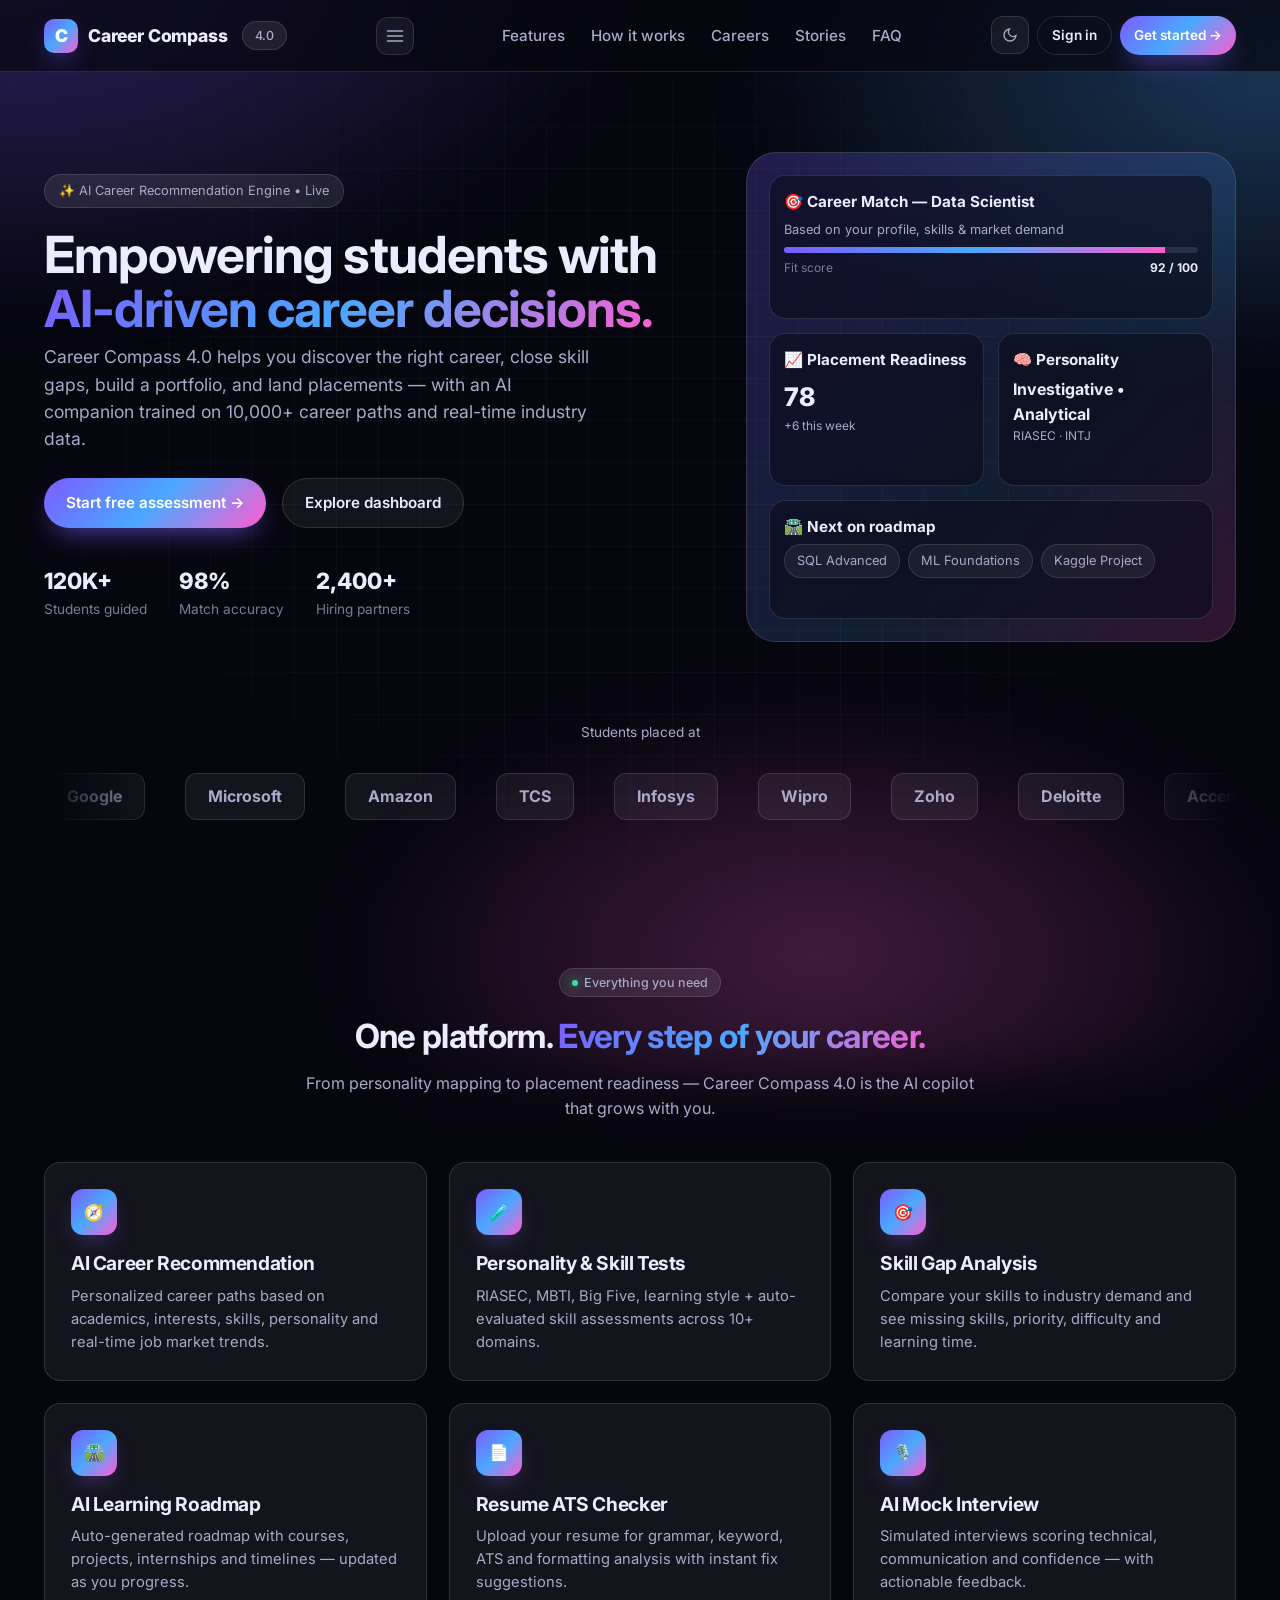
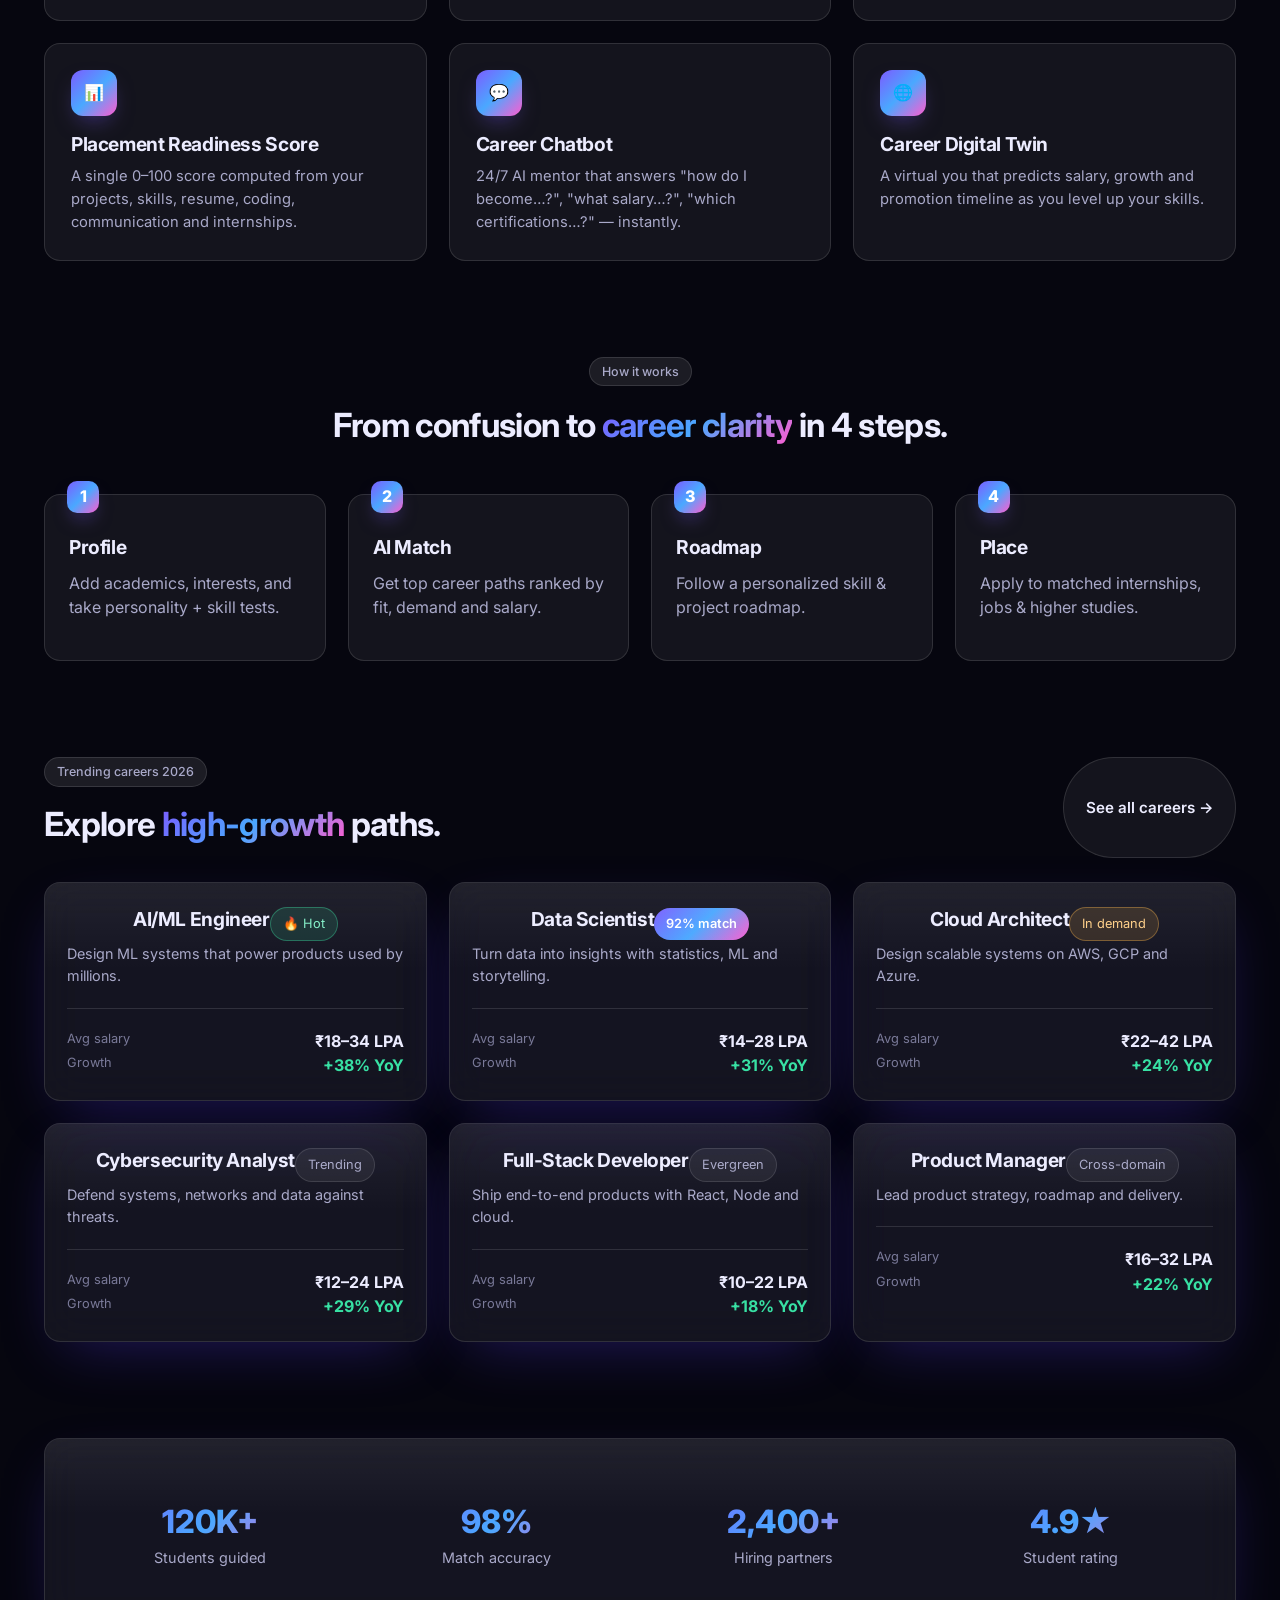
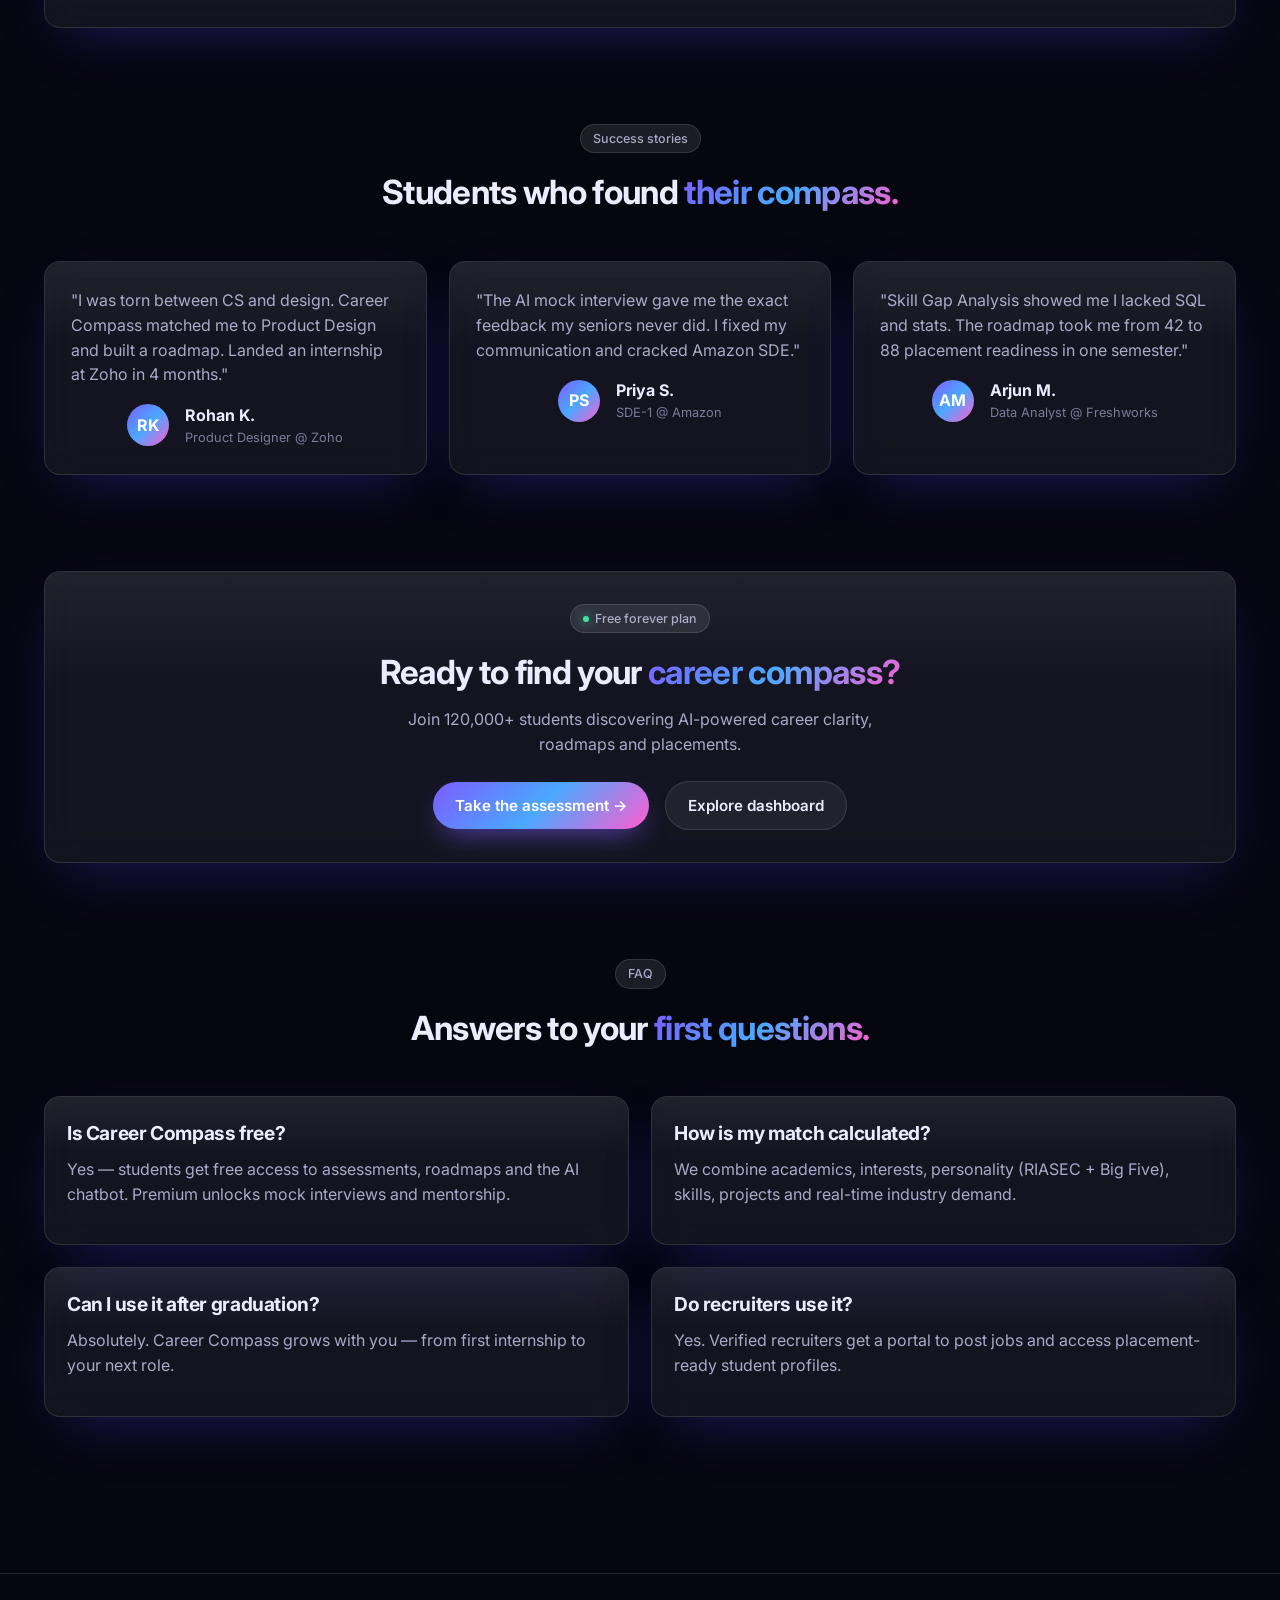
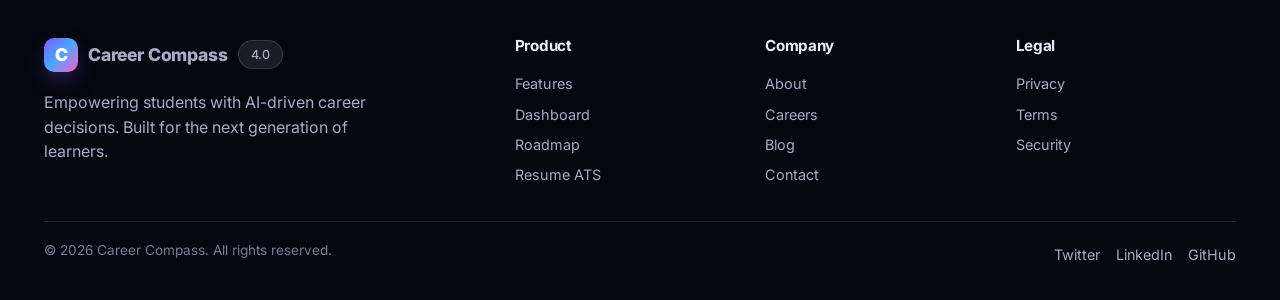
<file: index.html>
<!doctype html>
<html lang="en" data-theme="dark">
<head>
<meta charset="utf-8"/>
<meta name="viewport" content="width=device-width,initial-scale=1"/>
<title>Career Compass 4.0 — AI-Powered Career Guidance</title>
<link rel="preconnect" href="https://fonts.googleapis.com">
<link rel="preconnect" href="https://fonts.gstatic.com" crossorigin>
<link href="https://fonts.googleapis.com/css2?family=Inter:wght@400;500;600;700;800;900&display=swap" rel="stylesheet">
<link rel="stylesheet" href="assets/css/style.css"/>
</head>
<body>

<nav class="nav">
  <div class="container nav-inner">
    <a href="index.html" class="logo">
      <span class="logo-mark">C</span>
      Career Compass <span class="badge ux-001" >4.0</span>
    </a>
    <button class="icon-btn nav-toggle" onclick="toggleNav()" title="Open menu">
      <svg width="20" height="20" viewBox="0 0 24 24" fill="none" stroke="currentColor" stroke-width="2" stroke-linecap="round" stroke-linejoin="round"><line x1="3" y1="12" x2="21" y2="12"/><line x1="3" y1="6" x2="21" y2="6"/><line x1="3" y1="18" x2="21" y2="18"/></svg>
    </button>
    <div class="nav-links">
      <a href="#features">Features</a>
      <a href="#how">How it works</a>
      <a href="#careers">Careers</a>
      <a href="#stories">Stories</a>
      <a href="#faq">FAQ</a>
    </div>
    <div class="flex gap-sm">
      <button class="icon-btn" onclick="toggleTheme()" title="Toggle theme">
        <svg width="16" height="16" viewBox="0 0 24 24" fill="none" stroke="currentColor" stroke-width="2"><path d="M21 12.8A9 9 0 1111.2 3a7 7 0 009.8 9.8z"/></svg>
      </button>
      <a href="pages/dashboard.html" class="btn btn-sm btn-ghost">Sign in</a>
      <a href="pages/dashboard.html" class="btn btn-primary btn-sm">Get started →</a>
    </div>
  </div>
</nav>

<!-- HERO -->
<header class="hero">
  <div class="container hero-grid">
    <div>
      <span class="eyebrow">✨ AI Career Recommendation Engine • Live</span>
      <h1>Empowering students with <span class="gradient-text">AI-driven career decisions.</span></h1>
      <p class="lead">Career Compass 4.0 helps you discover the right career, close skill gaps, build a portfolio, and land placements — with an AI companion trained on 10,000+ career paths and real-time industry data.</p>
      <div class="flex gap wrap ux-002" >
        <a href="pages/recommendation.html" class="btn btn-primary">Start free assessment →</a>
        <a href="pages/dashboard.html" class="btn">Explore dashboard</a>
      </div>
      <div class="flex gap-lg wrap ux-003" >
        <div><div class="ux-004">120K+</div><div class="muted ux-005" >Students guided</div></div>
        <div><div class="ux-004">98%</div><div class="muted ux-005" >Match accuracy</div></div>
        <div><div class="ux-004">2,400+</div><div class="muted ux-005" >Hiring partners</div></div>
      </div>
    </div>
    <div class="hero-visual">
      <div class="tile big">
        <div class="tile-title">🎯 Career Match — Data Scientist</div>
        <div class="dim ux-006" >Based on your profile, skills & market demand</div>
        <div class="progress"><span class="ux-007"></span></div>
        <div class="ux-008">
          <span class="muted">Fit score</span><strong>92 / 100</strong>
        </div>
      </div>
      <div class="tile">
        <div class="tile-title">📈 Placement Readiness</div>
        <div class="ux-009">78</div>
        <div class="dim ux-010" >+6 this week</div>
      </div>
      <div class="tile">
        <div class="tile-title">🧠 Personality</div>
        <div class="ux-011">Investigative • Analytical</div>
        <div class="dim ux-010" >RIASEC · INTJ</div>
      </div>
      <div class="tile big">
        <div class="tile-title">🛣️ Next on roadmap</div>
        <div class="flex gap-sm wrap ux-012" >
          <span class="chip">SQL Advanced</span>
          <span class="chip">ML Foundations</span>
          <span class="chip">Kaggle Project</span>
        </div>
      </div>
    </div>
  </div>
</header>

<!-- BRANDS -->
<section class="ux-013">
  <div class="container">
    <div class="dim ux-014" >Students placed at</div>
    <div class="marquee">
      <div class="marquee-track">
        <span class="brand">Google</span><span class="brand">Microsoft</span><span class="brand">Amazon</span>
        <span class="brand">TCS</span><span class="brand">Infosys</span><span class="brand">Wipro</span>
        <span class="brand">Zoho</span><span class="brand">Deloitte</span><span class="brand">Accenture</span>
        <span class="brand">Flipkart</span><span class="brand">Swiggy</span><span class="brand">Freshworks</span>
        <span class="brand">Google</span><span class="brand">Microsoft</span><span class="brand">Amazon</span>
        <span class="brand">TCS</span><span class="brand">Infosys</span><span class="brand">Wipro</span>
        <span class="brand">Zoho</span><span class="brand">Deloitte</span><span class="brand">Accenture</span>
        <span class="brand">Flipkart</span><span class="brand">Swiggy</span><span class="brand">Freshworks</span>
      </div>
    </div>
  </div>
</section>

<!-- FEATURES -->
<section id="features" class="section">
  <div class="container">
    <div class="ux-015">
      <span class="badge"><span class="dot"></span> Everything you need</span>
      <h2 class="ux-016">One platform. <span class="gradient-text">Every step of your career.</span></h2>
      <p>From personality mapping to placement readiness — Career Compass 4.0 is the AI copilot that grows with you.</p>
    </div>

    <div class="grid grid-3">
      <div class="feature">
        <div class="ico">🧭</div>
        <h3>AI Career Recommendation</h3>
        <p>Personalized career paths based on academics, interests, skills, personality and real-time job market trends.</p>
      </div>
      <div class="feature">
        <div class="ico">🧪</div>
        <h3>Personality & Skill Tests</h3>
        <p>RIASEC, MBTI, Big Five, learning style + auto-evaluated skill assessments across 10+ domains.</p>
      </div>
      <div class="feature">
        <div class="ico">🎯</div>
        <h3>Skill Gap Analysis</h3>
        <p>Compare your skills to industry demand and see missing skills, priority, difficulty and learning time.</p>
      </div>
      <div class="feature">
        <div class="ico">🛣️</div>
        <h3>AI Learning Roadmap</h3>
        <p>Auto-generated roadmap with courses, projects, internships and timelines — updated as you progress.</p>
      </div>
      <div class="feature">
        <div class="ico">📄</div>
        <h3>Resume ATS Checker</h3>
        <p>Upload your resume for grammar, keyword, ATS and formatting analysis with instant fix suggestions.</p>
      </div>
      <div class="feature">
        <div class="ico">🎙️</div>
        <h3>AI Mock Interview</h3>
        <p>Simulated interviews scoring technical, communication and confidence — with actionable feedback.</p>
      </div>
      <div class="feature">
        <div class="ico">📊</div>
        <h3>Placement Readiness Score</h3>
        <p>A single 0–100 score computed from your projects, skills, resume, coding, communication and internships.</p>
      </div>
      <div class="feature">
        <div class="ico">💬</div>
        <h3>Career Chatbot</h3>
        <p>24/7 AI mentor that answers "how do I become…?", "what salary…?", "which certifications…?" — instantly.</p>
      </div>
      <div class="feature">
        <div class="ico">🌐</div>
        <h3>Career Digital Twin</h3>
        <p>A virtual you that predicts salary, growth and promotion timeline as you level up your skills.</p>
      </div>
    </div>
  </div>
</section>

<!-- HOW IT WORKS -->
<section id="how" class="section ux-017" >
  <div class="container">
    <div class="ux-015">
      <span class="badge">How it works</span>
      <h2 class="ux-016">From confusion to <span class="gradient-text">career clarity</span> in 4 steps.</h2>
    </div>
    <div class="grid grid-4 ux-018" >
      <div class="step"><div class="n">1</div><h3 class="ux-016">Profile</h3><p>Add academics, interests, and take personality + skill tests.</p></div>
      <div class="step"><div class="n">2</div><h3 class="ux-016">AI Match</h3><p>Get top career paths ranked by fit, demand and salary.</p></div>
      <div class="step"><div class="n">3</div><h3 class="ux-016">Roadmap</h3><p>Follow a personalized skill & project roadmap.</p></div>
      <div class="step"><div class="n">4</div><h3 class="ux-016">Place</h3><p>Apply to matched internships, jobs & higher studies.</p></div>
    </div>
  </div>
</section>

<!-- CAREERS -->
<section id="careers" class="section ux-017" >
  <div class="container">
    <div class="flex between wrap gap ux-019" >
      <div>
        <span class="badge">Trending careers 2026</span>
        <h2 class="ux-020">Explore <span class="gradient-text">high-growth</span> paths.</h2>
      </div>
      <a href="pages/recommendation.html" class="btn">See all careers →</a>
    </div>
    <div class="grid grid-3">
      <div class="glass card hover-lift">
        <div class="flex between center"><h3>AI/ML Engineer</h3><span class="chip good">🔥 Hot</span></div>
        <p class="ux-021">Design ML systems that power products used by millions.</p>
        <div class="divider"></div>
        <div class="flex between"><span class="muted ux-006" >Avg salary</span><strong>₹18–34 LPA</strong></div>
        <div class="flex between"><span class="muted ux-006" >Growth</span><strong class="ux-022">+38% YoY</strong></div>
      </div>
      <div class="glass card hover-lift">
        <div class="flex between center"><h3>Data Scientist</h3><span class="chip solid">92% match</span></div>
        <p class="ux-021">Turn data into insights with statistics, ML and storytelling.</p>
        <div class="divider"></div>
        <div class="flex between"><span class="muted ux-006" >Avg salary</span><strong>₹14–28 LPA</strong></div>
        <div class="flex between"><span class="muted ux-006" >Growth</span><strong class="ux-022">+31% YoY</strong></div>
      </div>
      <div class="glass card hover-lift">
        <div class="flex between center"><h3>Cloud Architect</h3><span class="chip warn">In demand</span></div>
        <p class="ux-021">Design scalable systems on AWS, GCP and Azure.</p>
        <div class="divider"></div>
        <div class="flex between"><span class="muted ux-006" >Avg salary</span><strong>₹22–42 LPA</strong></div>
        <div class="flex between"><span class="muted ux-006" >Growth</span><strong class="ux-022">+24% YoY</strong></div>
      </div>
      <div class="glass card hover-lift">
        <div class="flex between center"><h3>Cybersecurity Analyst</h3><span class="chip">Trending</span></div>
        <p class="ux-021">Defend systems, networks and data against threats.</p>
        <div class="divider"></div>
        <div class="flex between"><span class="muted ux-006" >Avg salary</span><strong>₹12–24 LPA</strong></div>
        <div class="flex between"><span class="muted ux-006" >Growth</span><strong class="ux-022">+29% YoY</strong></div>
      </div>
      <div class="glass card hover-lift">
        <div class="flex between center"><h3>Full-Stack Developer</h3><span class="chip">Evergreen</span></div>
        <p class="ux-021">Ship end-to-end products with React, Node and cloud.</p>
        <div class="divider"></div>
        <div class="flex between"><span class="muted ux-006" >Avg salary</span><strong>₹10–22 LPA</strong></div>
        <div class="flex between"><span class="muted ux-006" >Growth</span><strong class="ux-022">+18% YoY</strong></div>
      </div>
      <div class="glass card hover-lift">
        <div class="flex between center"><h3>Product Manager</h3><span class="chip">Cross-domain</span></div>
        <p class="ux-021">Lead product strategy, roadmap and delivery.</p>
        <div class="divider"></div>
        <div class="flex between"><span class="muted ux-006" >Avg salary</span><strong>₹16–32 LPA</strong></div>
        <div class="flex between"><span class="muted ux-006" >Growth</span><strong class="ux-022">+22% YoY</strong></div>
      </div>
    </div>
  </div>
</section>

<!-- STATS -->
<section class="section ux-017" >
  <div class="container">
    <div class="glass card-lg">
      <div class="grid grid-4">
        <div class="stat"><div class="num gradient-text">120K+</div><div class="lbl">Students guided</div></div>
        <div class="stat"><div class="num gradient-text">98%</div><div class="lbl">Match accuracy</div></div>
        <div class="stat"><div class="num gradient-text">2,400+</div><div class="lbl">Hiring partners</div></div>
        <div class="stat"><div class="num gradient-text">4.9★</div><div class="lbl">Student rating</div></div>
      </div>
    </div>
  </div>
</section>

<!-- STORIES -->
<section id="stories" class="section ux-017" >
  <div class="container">
    <div class="ux-015">
      <span class="badge">Success stories</span>
      <h2 class="ux-016">Students who found <span class="gradient-text">their compass.</span></h2>
    </div>
    <div class="grid grid-3">
      <div class="glass testimonial">
        <p>"I was torn between CS and design. Career Compass matched me to Product Design and built a roadmap. Landed an internship at Zoho in 4 months."</p>
        <div class="flex gap center"><div class="avatar">RK</div><div><strong>Rohan K.</strong><div class="muted ux-006" >Product Designer @ Zoho</div></div></div>
      </div>
      <div class="glass testimonial">
        <p>"The AI mock interview gave me the exact feedback my seniors never did. I fixed my communication and cracked Amazon SDE."</p>
        <div class="flex gap center"><div class="avatar">PS</div><div><strong>Priya S.</strong><div class="muted ux-006" >SDE-1 @ Amazon</div></div></div>
      </div>
      <div class="glass testimonial">
        <p>"Skill Gap Analysis showed me I lacked SQL and stats. The roadmap took me from 42 to 88 placement readiness in one semester."</p>
        <div class="flex gap center"><div class="avatar">AM</div><div><strong>Arjun M.</strong><div class="muted ux-006" >Data Analyst @ Freshworks</div></div></div>
      </div>
    </div>
  </div>
</section>

<!-- CTA -->
<section class="section ux-017" >
  <div class="container">
    <div class="glass card-lg ux-023" >
      <span class="badge"><span class="dot"></span> Free forever plan</span>
      <h2 class="ux-016">Ready to find your <span class="gradient-text">career compass?</span></h2>
      <p class="ux-024">Join 120,000+ students discovering AI-powered career clarity, roadmaps and placements.</p>
      <div class="flex gap center wrap">
        <a href="pages/recommendation.html" class="btn btn-primary">Take the assessment →</a>
        <a href="pages/dashboard.html" class="btn">Explore dashboard</a>
      </div>
    </div>
  </div>
</section>

<!-- FAQ -->
<section id="faq" class="section ux-017" >
  <div class="container">
    <div class="ux-015">
      <span class="badge">FAQ</span>
      <h2 class="ux-016">Answers to your <span class="gradient-text">first questions.</span></h2>
    </div>
    <div class="grid grid-2">
      <div class="glass card"><h3>Is Career Compass free?</h3><p>Yes — students get free access to assessments, roadmaps and the AI chatbot. Premium unlocks mock interviews and mentorship.</p></div>
      <div class="glass card"><h3>How is my match calculated?</h3><p>We combine academics, interests, personality (RIASEC + Big Five), skills, projects and real-time industry demand.</p></div>
      <div class="glass card"><h3>Can I use it after graduation?</h3><p>Absolutely. Career Compass grows with you — from first internship to your next role.</p></div>
      <div class="glass card"><h3>Do recruiters use it?</h3><p>Yes. Verified recruiters get a portal to post jobs and access placement-ready student profiles.</p></div>
    </div>
  </div>
</section>

<footer>
  <div class="container">
    <div class="cols">
      <div>
        <a href="index.html" class="logo ux-025" >
          <span class="logo-mark">C</span> Career Compass <span class="badge">4.0</span>
        </a>
        <p class="ux-026">Empowering students with AI-driven career decisions. Built for the next generation of learners.</p>
      </div>
      <div>
        <h4>Product</h4>
        <a href="#features">Features</a>
        <a href="pages/dashboard.html">Dashboard</a>
        <a href="pages/roadmap.html">Roadmap</a>
        <a href="pages/resume.html">Resume ATS</a>
      </div>
      <div>
        <h4>Company</h4>
        <a href="#">About</a>
        <a href="#">Careers</a>
        <a href="#">Blog</a>
        <a href="#">Contact</a>
      </div>
      <div>
        <h4>Legal</h4>
        <a href="#">Privacy</a>
        <a href="#">Terms</a>
        <a href="#">Security</a>
      </div>
    </div>
    <div class="legal">
      <div>© 2026 Career Compass. All rights reserved.</div>
      <div class="flex gap">
        <a href="#">Twitter</a><a href="#">LinkedIn</a><a href="#">GitHub</a>
      </div>
    </div>
  </div>
</footer>

<script src="assets/js/app.js"></script>
</body>
</html>
</file>
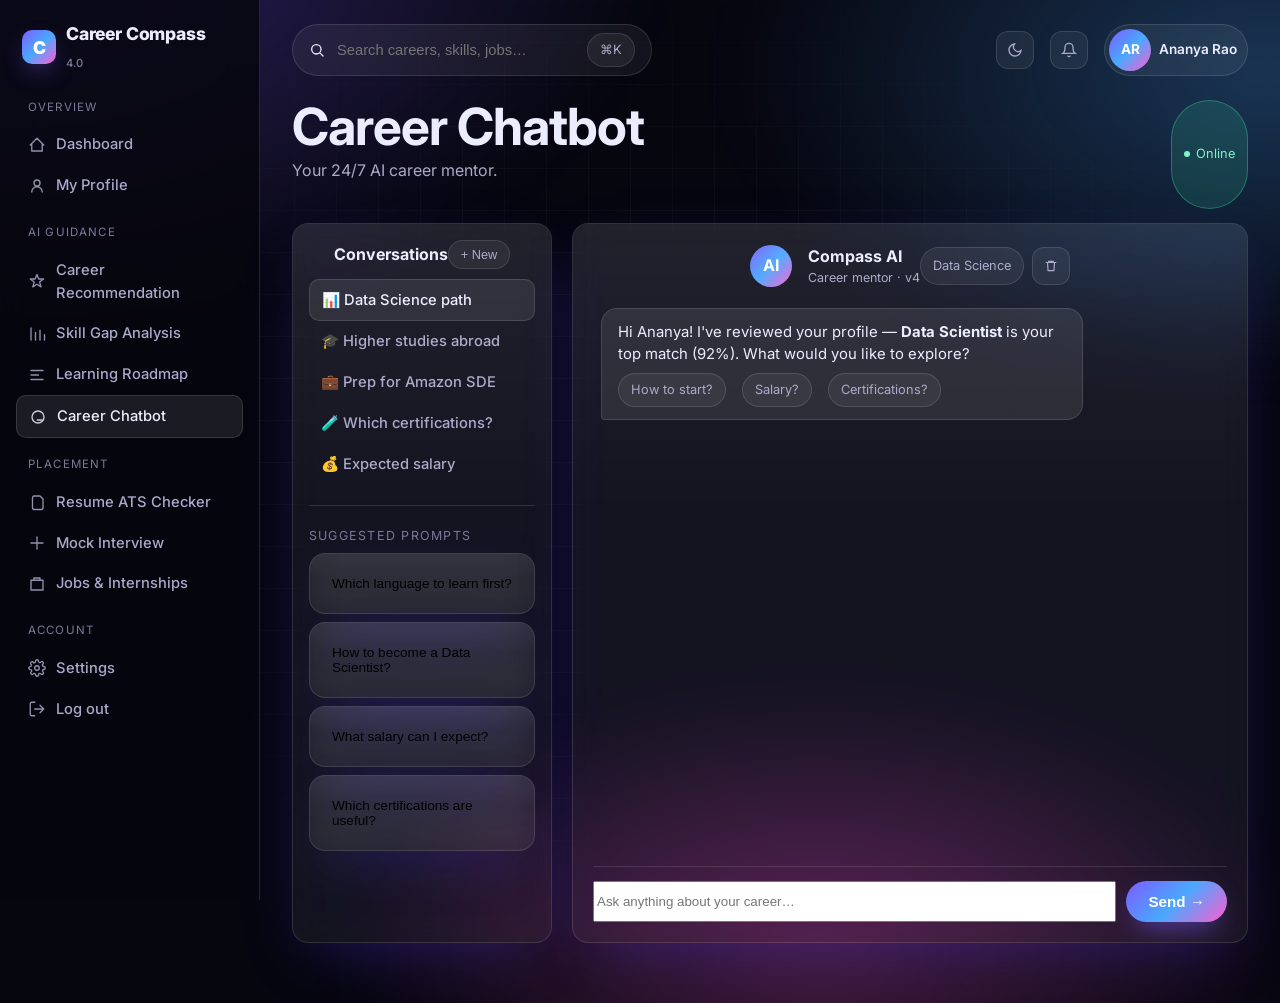
<file: pages/chatbot.html>
<!doctype html>
<html lang="en" data-theme="dark">
<head>
<meta charset="utf-8"/>
<meta name="viewport" content="width=device-width,initial-scale=1"/>
<title>Career Chatbot — Career Compass 4.0</title>
<link href="https://fonts.googleapis.com/css2?family=Inter:wght@400;500;600;700;800;900&display=swap" rel="stylesheet">
<link rel="stylesheet" href="../assets/css/style.css"/>
</head>
<body>
<div class="app">
  <div id="sb"></div>
  <main class="main">
    <div id="tb"></div>

    <div class="flex between wrap gap">
      <div>
        <h1 class="page-title">Career Chatbot</h1>
        <p class="page-sub">Your 24/7 AI career mentor.</p>
      </div>
      <span class="chip good"><span class="dot ux-027" ></span> Online</span>
    </div>

    <div class="chat-wrap ux-016" >
      <div class="glass chat-list">
        <div class="flex between center ux-028" ><strong>Conversations</strong><button class="chip">+ New</button></div>
        <div class="side-link active">📊 Data Science path</div>
        <div class="side-link">🎓 Higher studies abroad</div>
        <div class="side-link">💼 Prep for Amazon SDE</div>
        <div class="side-link">🧪 Which certifications?</div>
        <div class="side-link">💰 Expected salary</div>

        <div class="divider"></div>
        <div class="ux-029">Suggested prompts</div>
        <div class="grid gap ux-030" >
          <button class="glass card ux-031"  onclick="ask('Which programming language should I learn first?')">Which language to learn first?</button>
          <button class="glass card ux-031"  onclick="ask('How do I become a Data Scientist?')">How to become a Data Scientist?</button>
          <button class="glass card ux-031"  onclick="ask('What salary can I expect?')">What salary can I expect?</button>
          <button class="glass card ux-031"  onclick="ask('Which certifications are useful?')">Which certifications are useful?</button>
        </div>
      </div>

      <div class="glass chat-thread">
        <div class="flex between center ux-032" >
          <div class="flex gap center">
            <div class="avatar ux-033" >AI</div>
            <div><strong>Compass AI</strong><div class="dim ux-034" >Career mentor · v4</div></div>
          </div>
          <div class="flex gap-sm">
            <span class="chip">Data Science</span>
            <button class="icon-btn" title="Clear"><svg width="14" height="14" viewBox="0 0 24 24" fill="none" stroke="currentColor" stroke-width="2"><path d="M3 6h18M8 6V4h8v2M6 6l1 14h10l1-14"/></svg></button>
          </div>
        </div>

        <div class="messages" id="msgs">
          <div class="msg bot">
            Hi Ananya! I've reviewed your profile — <strong>Data Scientist</strong> is your top match (92%). What would you like to explore?
            <div class="flex gap wrap ux-035" >
              <span class="chip" onclick="ask('How do I become a Data Scientist?')">How to start?</span>
              <span class="chip" onclick="ask('What salary can I expect?')">Salary?</span>
              <span class="chip" onclick="ask('Which certifications are useful?')">Certifications?</span>
            </div>
          </div>
        </div>

        <div class="composer">
          <input id="inp" placeholder="Ask anything about your career…" onkeydown="if(event.key==='Enter')send()"/>
          <button class="btn btn-primary" onclick="send()">Send →</button>
        </div>
      </div>
    </div>

  </main>
</div>

<script src="../assets/js/app.js"></script>
<script>
  document.getElementById("sb").outerHTML = renderSidebar("chatbot");
  document.getElementById("tb").outerHTML = renderTopbar();

  const RESPONSES = [
    { match:/language.*(learn|start)|which.*language/i, reply:`For your Data Science path, start with <strong>Python</strong> — it's the industry standard for ML, data manipulation and scripting. Follow up with <strong>SQL</strong>, then explore <strong>R</strong> only if statistics-heavy roles interest you.` },
    { match:/data scientist|data science.*(become|path|start)/i, reply:`Here's a proven path to Data Scientist:<br>1. <strong>Foundations</strong> — Python, SQL, Statistics (2–3 months)<br>2. <strong>Machine Learning</strong> — Andrew Ng's specialization<br>3. <strong>Portfolio</strong> — 3 Kaggle projects + 1 end-to-end deployment<br>4. <strong>Internship</strong> — target Freshworks, Zoho, Deloitte<br>5. <strong>Full-time</strong> — apply once you have 2 shipped projects and 8.0+ CGPA<br>Your current placement readiness is <strong>78/100</strong>.` },
    { match:/salary|pay|compensation|earn/i, reply:`For a Data Scientist in India, expect:<br>• <strong>Entry (0–1 yr):</strong> ₹6–12 LPA<br>• <strong>Mid (2–4 yr):</strong> ₹14–24 LPA<br>• <strong>Senior (5+ yr):</strong> ₹28–48 LPA<br>Product companies (Google, Amazon, Microsoft) pay ~30–50% more than services companies. Add <strong>MLOps + Cloud</strong> for +₹4–6 LPA premium.` },
    { match:/certification|certificate/i, reply:`Highest ROI certifications for your path:<br>• <strong>Google Data Analytics Professional Certificate</strong> (Coursera)<br>• <strong>DeepLearning.AI Deep Learning Specialization</strong><br>• <strong>AWS Certified Machine Learning – Specialty</strong><br>• <strong>Microsoft DP-100</strong> Azure Data Scientist<br>Don't chase certificates without projects — recruiters weigh <strong>portfolio</strong> more heavily.` },
    { match:/internship|intern/i, reply:`Based on your 92% Data Science match, I recommend applying to:<br>• <strong>Freshworks</strong> — Data Science Intern (Chennai) · 94% match<br>• <strong>Zoho</strong> — ML Trainee (Coimbatore) · 91%<br>• <strong>Deloitte</strong> — Data Analyst Intern (Bangalore) · 83%<br>Want me to open these on your Jobs page?` },
    { match:/roadmap|plan|study/i, reply:`Your active roadmap has 8 milestones — 3 done, currently on <strong>Machine Learning (55%)</strong>. Deep Learning is up next. Head to the Roadmap page to see the full timeline.` }
  ];

  function reply(q) {
    for (const r of RESPONSES) if (r.match.test(q)) return r.reply;
    return `Great question! Here's what I'd suggest based on your profile:<br>• Focus on your top career match (<strong>Data Scientist, 92%</strong>)<br>• Close your skill gaps in <strong>Deep Learning</strong> and <strong>Cloud</strong><br>• Ship 2 more projects to raise your placement readiness above 85<br>Want me to elaborate on any of these?`;
  }

  function addMsg(text, who) {
    const el = document.createElement("div");
    el.className = "msg " + who;
    el.innerHTML = text;
    document.getElementById("msgs").appendChild(el);
    el.scrollIntoView({behavior:"smooth"});
  }

  function ask(q) {
    document.getElementById("inp").value = q;
    send();
  }
  function send() {
    const inp = document.getElementById("inp");
    const q = inp.value.trim();
    if (!q) return;
    addMsg(q, "user");
    inp.value = "";
    setTimeout(() => addMsg(reply(q), "bot"), 500);
  }
</script>
</body>
</html>
</file>
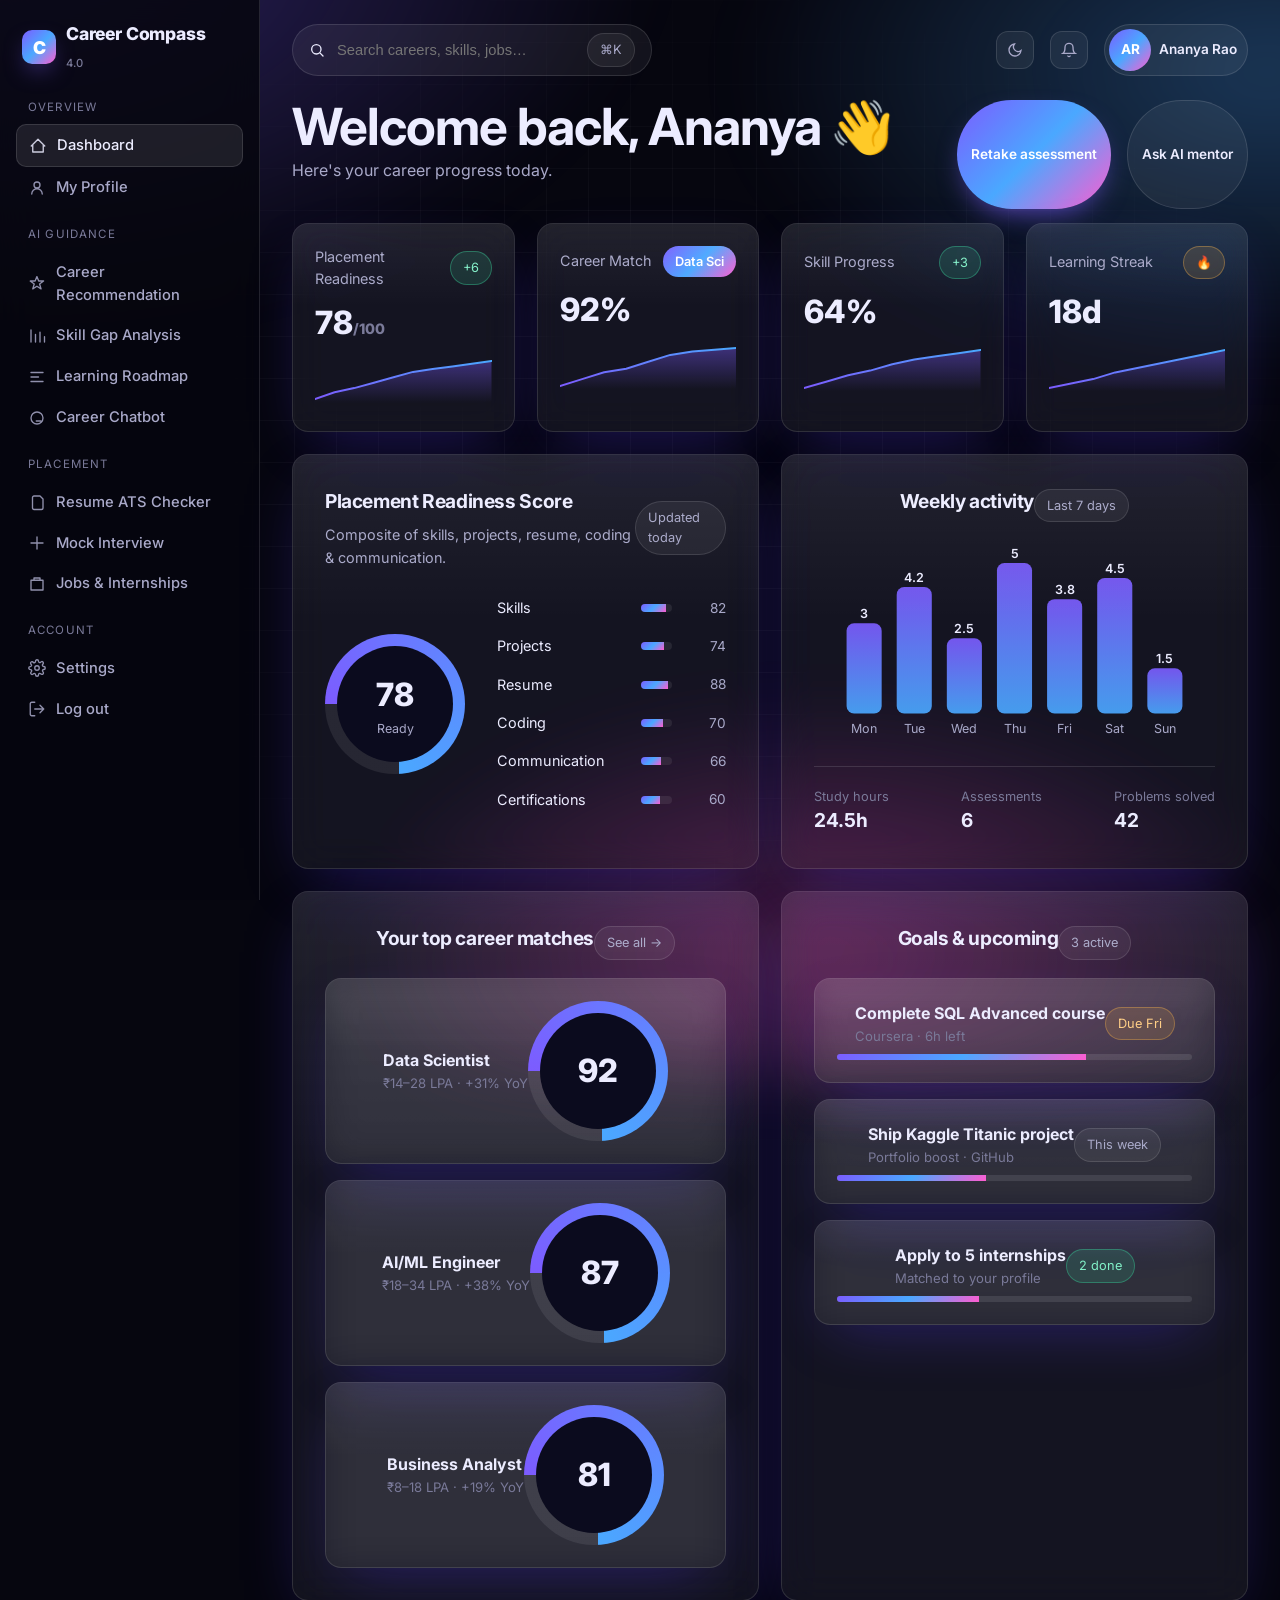
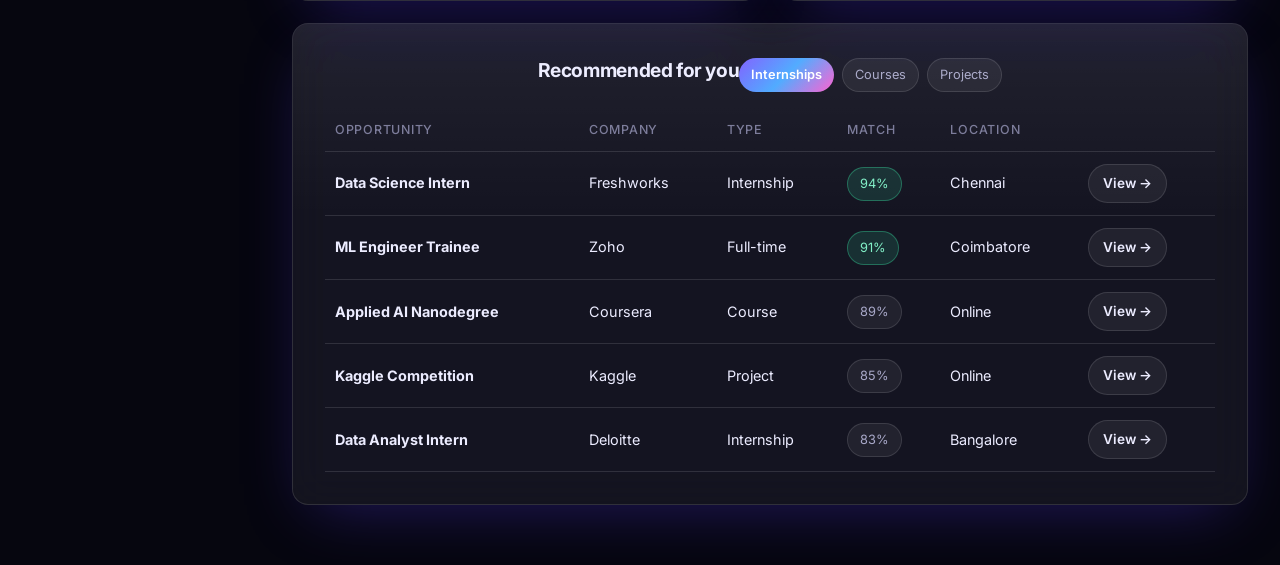
<file: pages/dashboard.html>
<!doctype html>
<html lang="en" data-theme="dark">
<head>
<meta charset="utf-8"/>
<meta name="viewport" content="width=device-width,initial-scale=1"/>
<title>Dashboard — Career Compass 4.0</title>
<link href="https://fonts.googleapis.com/css2?family=Inter:wght@400;500;600;700;800;900&display=swap" rel="stylesheet">
<link rel="stylesheet" href="../assets/css/style.css"/>
</head>
<body>
<div class="app">
  <div id="sb"></div>
  <main class="main">
    <div id="tb"></div>

    <div class="flex between wrap gap ux-025" >
      <div>
        <h1 class="page-title">Welcome back, Ananya 👋</h1>
        <p class="page-sub">Here's your career progress today.</p>
      </div>
      <div class="flex gap">
        <a href="recommendation.html" class="btn btn-primary btn-sm">Retake assessment</a>
        <a href="chatbot.html" class="btn btn-sm">Ask AI mentor</a>
      </div>
    </div>

    <!-- Top metrics -->
    <div class="grid grid-4">
      <div class="glass metric">
        <div class="top"><span class="lbl">Placement Readiness</span><span class="chip good">+6</span></div>
        <div class="val">78<span class="ux-036">/100</span></div>
        <div id="sp1"></div>
      </div>
      <div class="glass metric">
        <div class="top"><span class="lbl">Career Match</span><span class="chip solid">Data Sci</span></div>
        <div class="val">92%</div>
        <div id="sp2"></div>
      </div>
      <div class="glass metric">
        <div class="top"><span class="lbl">Skill Progress</span><span class="chip good">+3</span></div>
        <div class="val">64%</div>
        <div id="sp3"></div>
      </div>
      <div class="glass metric">
        <div class="top"><span class="lbl">Learning Streak</span><span class="chip warn">🔥</span></div>
        <div class="val">18d</div>
        <div id="sp4"></div>
      </div>
    </div>

    <!-- Row: Career score ring + skills bars -->
    <div class="grid grid-2 ux-037" >
      <div class="glass card-lg">
        <div class="flex between center ux-038" >
          <div>
            <h3>Placement Readiness Score</h3>
            <p class="ux-039">Composite of skills, projects, resume, coding & communication.</p>
          </div>
          <span class="chip">Updated today</span>
        </div>
        <div class="flex gap-lg center ux-040" >
          <div class="ring ux-041" >
            <div class="inner"><div class="n">78</div><div class="l">Ready</div></div>
          </div>
          <div class="ux-042">
            <div class="bar-row"><div class="lbl">Skills</div><div class="bar"><span class="ux-043"></span></div><div class="val">82</div></div>
            <div class="bar-row"><div class="lbl">Projects</div><div class="bar"><span class="ux-044"></span></div><div class="val">74</div></div>
            <div class="bar-row"><div class="lbl">Resume</div><div class="bar"><span class="ux-045"></span></div><div class="val">88</div></div>
            <div class="bar-row"><div class="lbl">Coding</div><div class="bar"><span class="ux-046"></span></div><div class="val">70</div></div>
            <div class="bar-row"><div class="lbl">Communication</div><div class="bar"><span class="ux-047"></span></div><div class="val">66</div></div>
            <div class="bar-row"><div class="lbl">Certifications</div><div class="bar"><span class="ux-048"></span></div><div class="val">60</div></div>
          </div>
        </div>
      </div>

      <div class="glass card-lg">
        <div class="flex between center ux-025" >
          <h3>Weekly activity</h3>
          <span class="chip">Last 7 days</span>
        </div>
        <div id="bars"></div>
        <div class="divider"></div>
        <div class="flex between">
          <div><div class="muted ux-006" >Study hours</div><strong class="ux-049">24.5h</strong></div>
          <div><div class="muted ux-006" >Assessments</div><strong class="ux-049">6</strong></div>
          <div><div class="muted ux-006" >Problems solved</div><strong class="ux-049">42</strong></div>
        </div>
      </div>
    </div>

    <!-- Row: Career matches + goals -->
    <div class="grid grid-2 ux-037" >
      <div class="glass card-lg">
        <div class="flex between center ux-050" >
          <h3>Your top career matches</h3>
          <a href="recommendation.html" class="chip">See all →</a>
        </div>
        <div class="grid gap">
          <div class="glass card">
            <div class="flex between center">
              <div>
                <div class="ux-051">Data Scientist</div>
                <div class="muted ux-052" >₹14–28 LPA · +31% YoY</div>
              </div>
              <div class="ring ux-053" >
                <div class="inner"><div class="n ux-054" >92</div></div>
              </div>
            </div>
          </div>
          <div class="glass card">
            <div class="flex between center">
              <div>
                <div class="ux-051">AI/ML Engineer</div>
                <div class="muted ux-052" >₹18–34 LPA · +38% YoY</div>
              </div>
              <div class="ring ux-055" >
                <div class="inner"><div class="n ux-054" >87</div></div>
              </div>
            </div>
          </div>
          <div class="glass card">
            <div class="flex between center">
              <div>
                <div class="ux-051">Business Analyst</div>
                <div class="muted ux-052" >₹8–18 LPA · +19% YoY</div>
              </div>
              <div class="ring ux-056" >
                <div class="inner"><div class="n ux-054" >81</div></div>
              </div>
            </div>
          </div>
        </div>
      </div>

      <div class="glass card-lg">
        <div class="flex between center ux-050" >
          <h3>Goals & upcoming</h3>
          <span class="chip">3 active</span>
        </div>
        <div class="grid gap">
          <div class="glass card">
            <div class="flex between center">
              <div><strong>Complete SQL Advanced course</strong><div class="muted ux-052" >Coursera · 6h left</div></div>
              <span class="chip warn">Due Fri</span>
            </div>
            <div class="progress ux-057" ><span class="ux-046"></span></div>
          </div>
          <div class="glass card">
            <div class="flex between center">
              <div><strong>Ship Kaggle Titanic project</strong><div class="muted ux-052" >Portfolio boost · GitHub</div></div>
              <span class="chip">This week</span>
            </div>
            <div class="progress ux-057" ><span class="ux-058"></span></div>
          </div>
          <div class="glass card">
            <div class="flex between center">
              <div><strong>Apply to 5 internships</strong><div class="muted ux-052" >Matched to your profile</div></div>
              <span class="chip good">2 done</span>
            </div>
            <div class="progress ux-057" ><span class="ux-059"></span></div>
          </div>
        </div>
      </div>
    </div>

    <!-- Recommendations table -->
    <div class="glass card-lg ux-037" >
      <div class="flex between center ux-025" >
        <h3>Recommended for you</h3>
        <div class="flex gap-sm">
          <span class="chip solid">Internships</span>
          <span class="chip">Courses</span>
          <span class="chip">Projects</span>
        </div>
      </div>
      <table class="table">
        <thead><tr><th>Opportunity</th><th>Company</th><th>Type</th><th>Match</th><th>Location</th><th></th></tr></thead>
        <tbody>
          <tr><td><strong>Data Science Intern</strong></td><td>Freshworks</td><td>Internship</td><td><span class="chip good">94%</span></td><td>Chennai</td><td><a class="btn btn-sm">View →</a></td></tr>
          <tr><td><strong>ML Engineer Trainee</strong></td><td>Zoho</td><td>Full-time</td><td><span class="chip good">91%</span></td><td>Coimbatore</td><td><a class="btn btn-sm">View →</a></td></tr>
          <tr><td><strong>Applied AI Nanodegree</strong></td><td>Coursera</td><td>Course</td><td><span class="chip">89%</span></td><td>Online</td><td><a class="btn btn-sm">View →</a></td></tr>
          <tr><td><strong>Kaggle Competition</strong></td><td>Kaggle</td><td>Project</td><td><span class="chip">85%</span></td><td>Online</td><td><a class="btn btn-sm">View →</a></td></tr>
          <tr><td><strong>Data Analyst Intern</strong></td><td>Deloitte</td><td>Internship</td><td><span class="chip">83%</span></td><td>Bangalore</td><td><a class="btn btn-sm">View →</a></td></tr>
        </tbody>
      </table>
    </div>

  </main>
</div>

<script src="../assets/js/app.js"></script>
<script>
  document.getElementById("sb").outerHTML = renderSidebar("dashboard");
  document.getElementById("tb").outerHTML = renderTopbar();
  document.getElementById("sp1").innerHTML = renderSpark([50,55,58,62,66,70,72,74,76,78]);
  document.getElementById("sp2").innerHTML = renderSpark([70,74,78,80,84,88,90,91,92]);
  document.getElementById("sp3").innerHTML = renderSpark([40,44,48,51,55,58,60,62,64]);
  document.getElementById("sp4").innerHTML = renderSpark([1,3,5,8,10,12,14,16,18]);
  document.getElementById("bars").innerHTML = renderBars([
    {l:"Mon",v:3},{l:"Tue",v:4.2},{l:"Wed",v:2.5},{l:"Thu",v:5},{l:"Fri",v:3.8},{l:"Sat",v:4.5},{l:"Sun",v:1.5}
  ]);
</script>
</body>
</html>
</file>
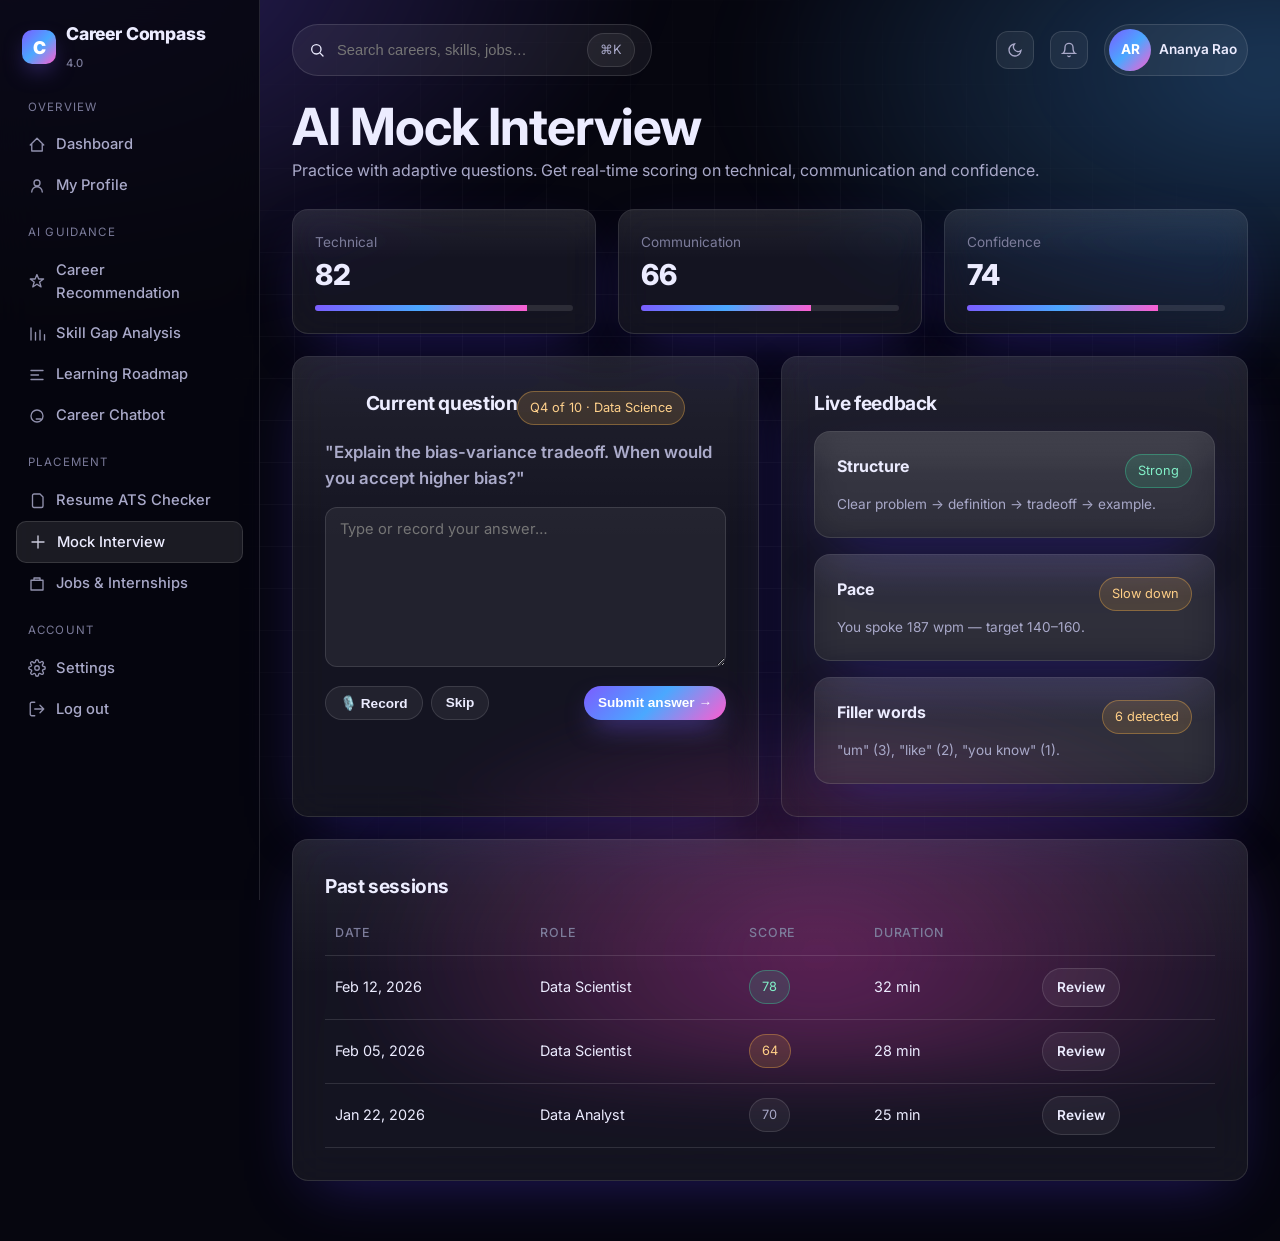
<file: pages/interview.html>
<!doctype html>
<html lang="en" data-theme="dark">
<head><meta charset="utf-8"/><meta name="viewport" content="width=device-width,initial-scale=1"/>
<title>Mock Interview — Career Compass 4.0</title>
<link href="https://fonts.googleapis.com/css2?family=Inter:wght@400;500;600;700;800;900&display=swap" rel="stylesheet">
<link rel="stylesheet" href="../assets/css/style.css"/></head>
<body><div class="app"><div id="sb"></div><main class="main"><div id="tb"></div>

<h1 class="page-title">AI Mock Interview</h1>
<p class="page-sub">Practice with adaptive questions. Get real-time scoring on technical, communication and confidence.</p>

<div class="grid grid-3 ux-016" >
  <div class="glass card"><div class="muted ux-005" >Technical</div><div class="ux-060">82</div><div class="progress"><span class="ux-043"></span></div></div>
  <div class="glass card"><div class="muted ux-005" >Communication</div><div class="ux-060">66</div><div class="progress"><span class="ux-047"></span></div></div>
  <div class="glass card"><div class="muted ux-005" >Confidence</div><div class="ux-060">74</div><div class="progress"><span class="ux-044"></span></div></div>
</div>

<div class="grid grid-2 ux-037" >
  <div class="glass card-lg">
    <div class="flex between center ux-032" >
      <h3>Current question</h3><span class="chip warn">Q4 of 10 · Data Science</span>
    </div>
    <p class="ux-061">"Explain the bias-variance tradeoff. When would you accept higher bias?"</p>
    <textarea placeholder="Type or record your answer…" class="ux-062"></textarea>
    <div class="flex between ux-020" >
      <div class="flex gap-sm">
        <button class="btn btn-sm">🎙️ Record</button>
        <button class="btn btn-sm">Skip</button>
      </div>
      <button class="btn btn-primary btn-sm">Submit answer →</button>
    </div>
  </div>
  <div class="glass card-lg">
    <h3>Live feedback</h3>
    <div class="grid gap ux-020" >
      <div class="glass card"><div class="flex between"><strong>Structure</strong><span class="chip good">Strong</span></div><p class="dim ux-063" >Clear problem → definition → tradeoff → example.</p></div>
      <div class="glass card"><div class="flex between"><strong>Pace</strong><span class="chip warn">Slow down</span></div><p class="dim ux-063" >You spoke 187 wpm — target 140–160.</p></div>
      <div class="glass card"><div class="flex between"><strong>Filler words</strong><span class="chip warn">6 detected</span></div><p class="dim ux-063" >"um" (3), "like" (2), "you know" (1).</p></div>
    </div>
  </div>
</div>

<div class="glass card-lg ux-037" >
  <h3>Past sessions</h3>
  <table class="table ux-057" >
    <thead><tr><th>Date</th><th>Role</th><th>Score</th><th>Duration</th><th></th></tr></thead>
    <tbody>
      <tr><td>Feb 12, 2026</td><td>Data Scientist</td><td><span class="chip good">78</span></td><td>32 min</td><td><a class="btn btn-sm">Review</a></td></tr>
      <tr><td>Feb 05, 2026</td><td>Data Scientist</td><td><span class="chip warn">64</span></td><td>28 min</td><td><a class="btn btn-sm">Review</a></td></tr>
      <tr><td>Jan 22, 2026</td><td>Data Analyst</td><td><span class="chip">70</span></td><td>25 min</td><td><a class="btn btn-sm">Review</a></td></tr>
    </tbody>
  </table>
</div>

</main></div>
<script src="../assets/js/app.js"></script>
<script>
  document.getElementById("sb").outerHTML = renderSidebar("interview");
  document.getElementById("tb").outerHTML = renderTopbar();
</script></body></html>
</file>
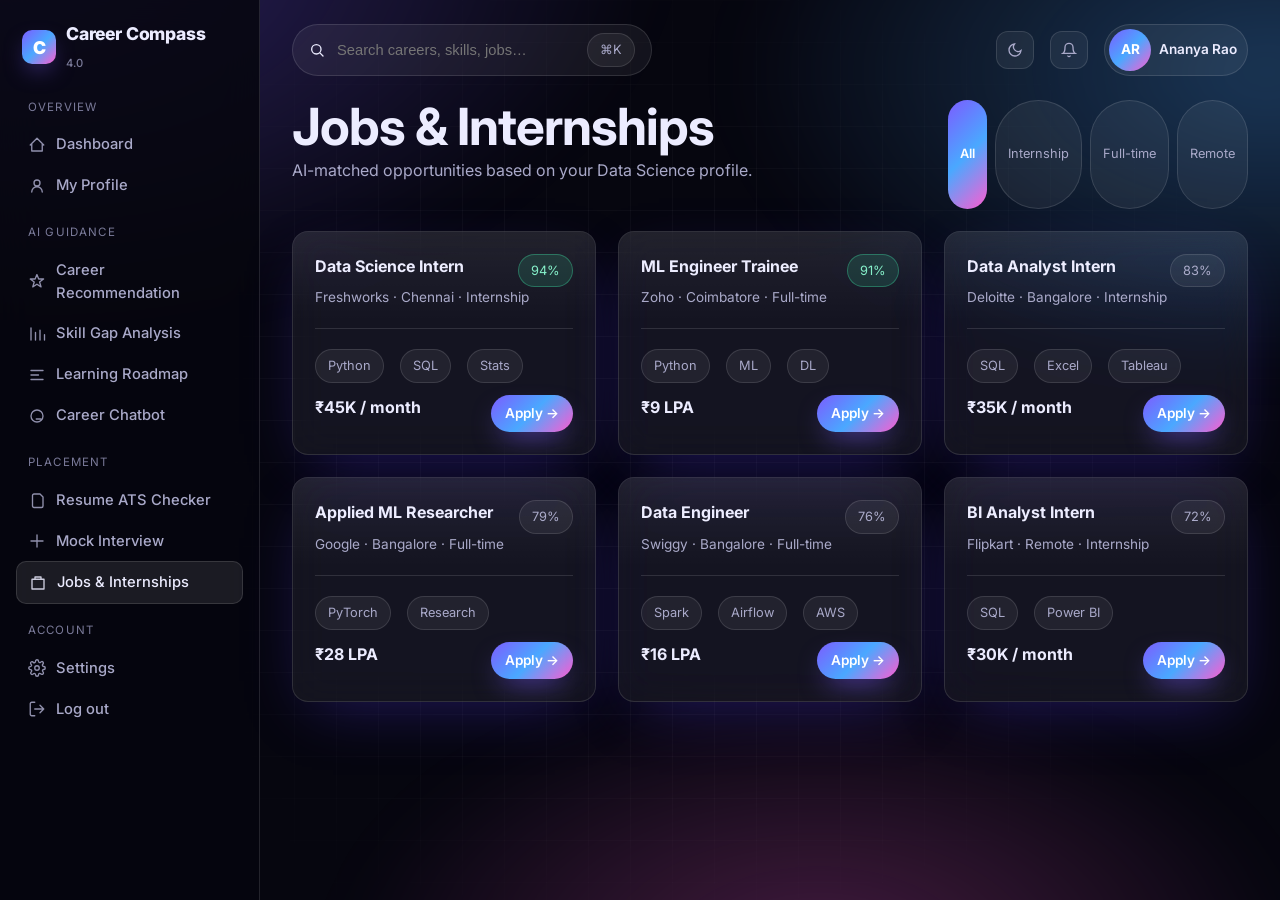
<file: pages/jobs.html>
<!doctype html>
<html lang="en" data-theme="dark">
<head><meta charset="utf-8"/><meta name="viewport" content="width=device-width,initial-scale=1"/>
<title>Jobs & Internships — Career Compass 4.0</title>
<link href="https://fonts.googleapis.com/css2?family=Inter:wght@400;500;600;700;800;900&display=swap" rel="stylesheet">
<link rel="stylesheet" href="../assets/css/style.css"/></head>
<body><div class="app"><div id="sb"></div><main class="main"><div id="tb"></div>

<div class="flex between wrap gap">
  <div><h1 class="page-title">Jobs & Internships</h1><p class="page-sub">AI-matched opportunities based on your Data Science profile.</p></div>
  <div class="flex gap-sm">
    <span class="chip solid">All</span><span class="chip">Internship</span><span class="chip">Full-time</span><span class="chip">Remote</span>
  </div>
</div>

<div class="grid grid-3 ux-037" >
  <div class="glass card hover-lift">
    <div class="flex between"><strong>Data Science Intern</strong><span class="chip good">94%</span></div>
    <div class="dim ux-005" >Freshworks · Chennai · Internship</div>
    <div class="divider"></div>
    <div class="flex gap wrap"><span class="chip">Python</span><span class="chip">SQL</span><span class="chip">Stats</span></div>
    <div class="flex between ux-020" ><strong>₹45K / month</strong><a class="btn btn-primary btn-sm">Apply →</a></div>
  </div>
  <div class="glass card hover-lift">
    <div class="flex between"><strong>ML Engineer Trainee</strong><span class="chip good">91%</span></div>
    <div class="dim ux-005" >Zoho · Coimbatore · Full-time</div>
    <div class="divider"></div>
    <div class="flex gap wrap"><span class="chip">Python</span><span class="chip">ML</span><span class="chip">DL</span></div>
    <div class="flex between ux-020" ><strong>₹9 LPA</strong><a class="btn btn-primary btn-sm">Apply →</a></div>
  </div>
  <div class="glass card hover-lift">
    <div class="flex between"><strong>Data Analyst Intern</strong><span class="chip">83%</span></div>
    <div class="dim ux-005" >Deloitte · Bangalore · Internship</div>
    <div class="divider"></div>
    <div class="flex gap wrap"><span class="chip">SQL</span><span class="chip">Excel</span><span class="chip">Tableau</span></div>
    <div class="flex between ux-020" ><strong>₹35K / month</strong><a class="btn btn-primary btn-sm">Apply →</a></div>
  </div>
  <div class="glass card hover-lift">
    <div class="flex between"><strong>Applied ML Researcher</strong><span class="chip">79%</span></div>
    <div class="dim ux-005" >Google · Bangalore · Full-time</div>
    <div class="divider"></div>
    <div class="flex gap wrap"><span class="chip">PyTorch</span><span class="chip">Research</span></div>
    <div class="flex between ux-020" ><strong>₹28 LPA</strong><a class="btn btn-primary btn-sm">Apply →</a></div>
  </div>
  <div class="glass card hover-lift">
    <div class="flex between"><strong>Data Engineer</strong><span class="chip">76%</span></div>
    <div class="dim ux-005" >Swiggy · Bangalore · Full-time</div>
    <div class="divider"></div>
    <div class="flex gap wrap"><span class="chip">Spark</span><span class="chip">Airflow</span><span class="chip">AWS</span></div>
    <div class="flex between ux-020" ><strong>₹16 LPA</strong><a class="btn btn-primary btn-sm">Apply →</a></div>
  </div>
  <div class="glass card hover-lift">
    <div class="flex between"><strong>BI Analyst Intern</strong><span class="chip">72%</span></div>
    <div class="dim ux-005" >Flipkart · Remote · Internship</div>
    <div class="divider"></div>
    <div class="flex gap wrap"><span class="chip">SQL</span><span class="chip">Power BI</span></div>
    <div class="flex between ux-020" ><strong>₹30K / month</strong><a class="btn btn-primary btn-sm">Apply →</a></div>
  </div>
</div>

</main></div>
<script src="../assets/js/app.js"></script>
<script>
  document.getElementById("sb").outerHTML = renderSidebar("jobs");
  document.getElementById("tb").outerHTML = renderTopbar();
</script></body></html>
</file>
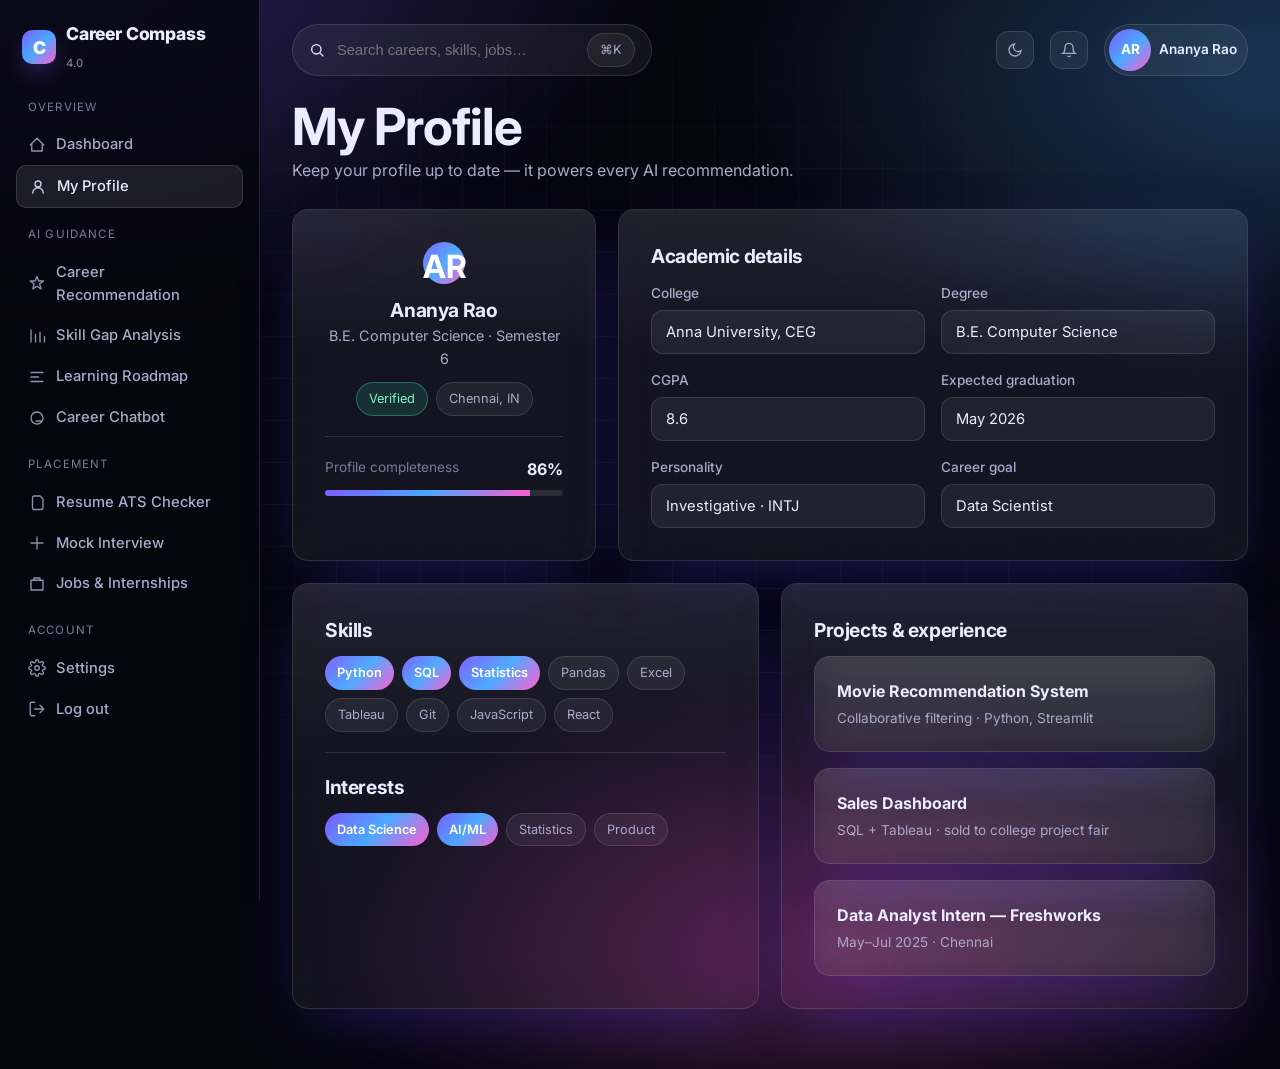
<file: pages/profile.html>
<!doctype html>
<html lang="en" data-theme="dark">
<head><meta charset="utf-8"/><meta name="viewport" content="width=device-width,initial-scale=1"/>
<title>My Profile — Career Compass 4.0</title>
<link href="https://fonts.googleapis.com/css2?family=Inter:wght@400;500;600;700;800;900&display=swap" rel="stylesheet">
<link rel="stylesheet" href="../assets/css/style.css"/></head>
<body><div class="app"><div id="sb"></div><main class="main"><div id="tb"></div>

<h1 class="page-title">My Profile</h1>
<p class="page-sub">Keep your profile up to date — it powers every AI recommendation.</p>

<div class="grid grid-3 ux-016" >
  <div class="glass card-lg ux-064" >
    <div class="avatar ux-065" >AR</div>
    <h3 class="ux-066">Ananya Rao</h3>
    <div class="dim ux-021" >B.E. Computer Science · Semester 6</div>
    <div class="flex gap-sm center ux-020" >
      <span class="chip good">Verified</span><span class="chip">Chennai, IN</span>
    </div>
    <div class="divider"></div>
    <div class="flex between"><span class="muted ux-005" >Profile completeness</span><strong>86%</strong></div>
    <div class="progress ux-035" ><span class="ux-067"></span></div>
  </div>

  <div class="glass card-lg ux-068" >
    <h3>Academic details</h3>
    <div class="grid grid-2 gap ux-020" >
      <div><label for="college">College</label><input id="college" type="text" value="Anna University, CEG" placeholder="Anna University, CEG" title="College"/></div>
      <div><label for="degree">Degree</label><input id="degree" type="text" value="B.E. Computer Science" placeholder="B.E. Computer Science" title="Degree"/></div>
      <div><label for="cgpa-profile">CGPA</label><input id="cgpa-profile" type="number" value="8.6" step="0.1" placeholder="8.6" title="CGPA"/></div>
      <div><label for="graduation">Expected graduation</label><input id="graduation" type="text" value="May 2026" placeholder="May 2026" title="Expected graduation"/></div>
      <div><label for="personality">Personality</label><input id="personality" type="text" value="Investigative · INTJ" placeholder="Investigative · INTJ" title="Personality"/></div>
      <div><label for="career-goal">Career goal</label><input id="career-goal" type="text" value="Data Scientist" placeholder="Data Scientist" title="Career goal"/></div>
    </div>
  </div>
</div>

<div class="grid grid-2 ux-037" >
  <div class="glass card-lg">
    <h3>Skills</h3>
    <div class="tag-cloud ux-057" >
      <span class="chip solid">Python</span><span class="chip solid">SQL</span><span class="chip solid">Statistics</span>
      <span class="chip">Pandas</span><span class="chip">Excel</span><span class="chip">Tableau</span>
      <span class="chip">Git</span><span class="chip">JavaScript</span><span class="chip">React</span>
    </div>
    <div class="divider"></div>
    <h3>Interests</h3>
    <div class="tag-cloud ux-057" >
      <span class="chip solid">Data Science</span><span class="chip solid">AI/ML</span><span class="chip">Statistics</span><span class="chip">Product</span>
    </div>
  </div>
  <div class="glass card-lg">
    <h3>Projects & experience</h3>
    <div class="grid gap ux-057" >
      <div class="glass card"><strong>Movie Recommendation System</strong><p class="dim ux-069" >Collaborative filtering · Python, Streamlit</p></div>
      <div class="glass card"><strong>Sales Dashboard</strong><p class="dim ux-069" >SQL + Tableau · sold to college project fair</p></div>
      <div class="glass card"><strong>Data Analyst Intern — Freshworks</strong><p class="dim ux-069" >May–Jul 2025 · Chennai</p></div>
    </div>
  </div>
</div>

</main></div>
<script src="../assets/js/app.js"></script>
<script>
  document.getElementById("sb").outerHTML = renderSidebar("profile");
  document.getElementById("tb").outerHTML = renderTopbar();
</script></body></html>
</file>
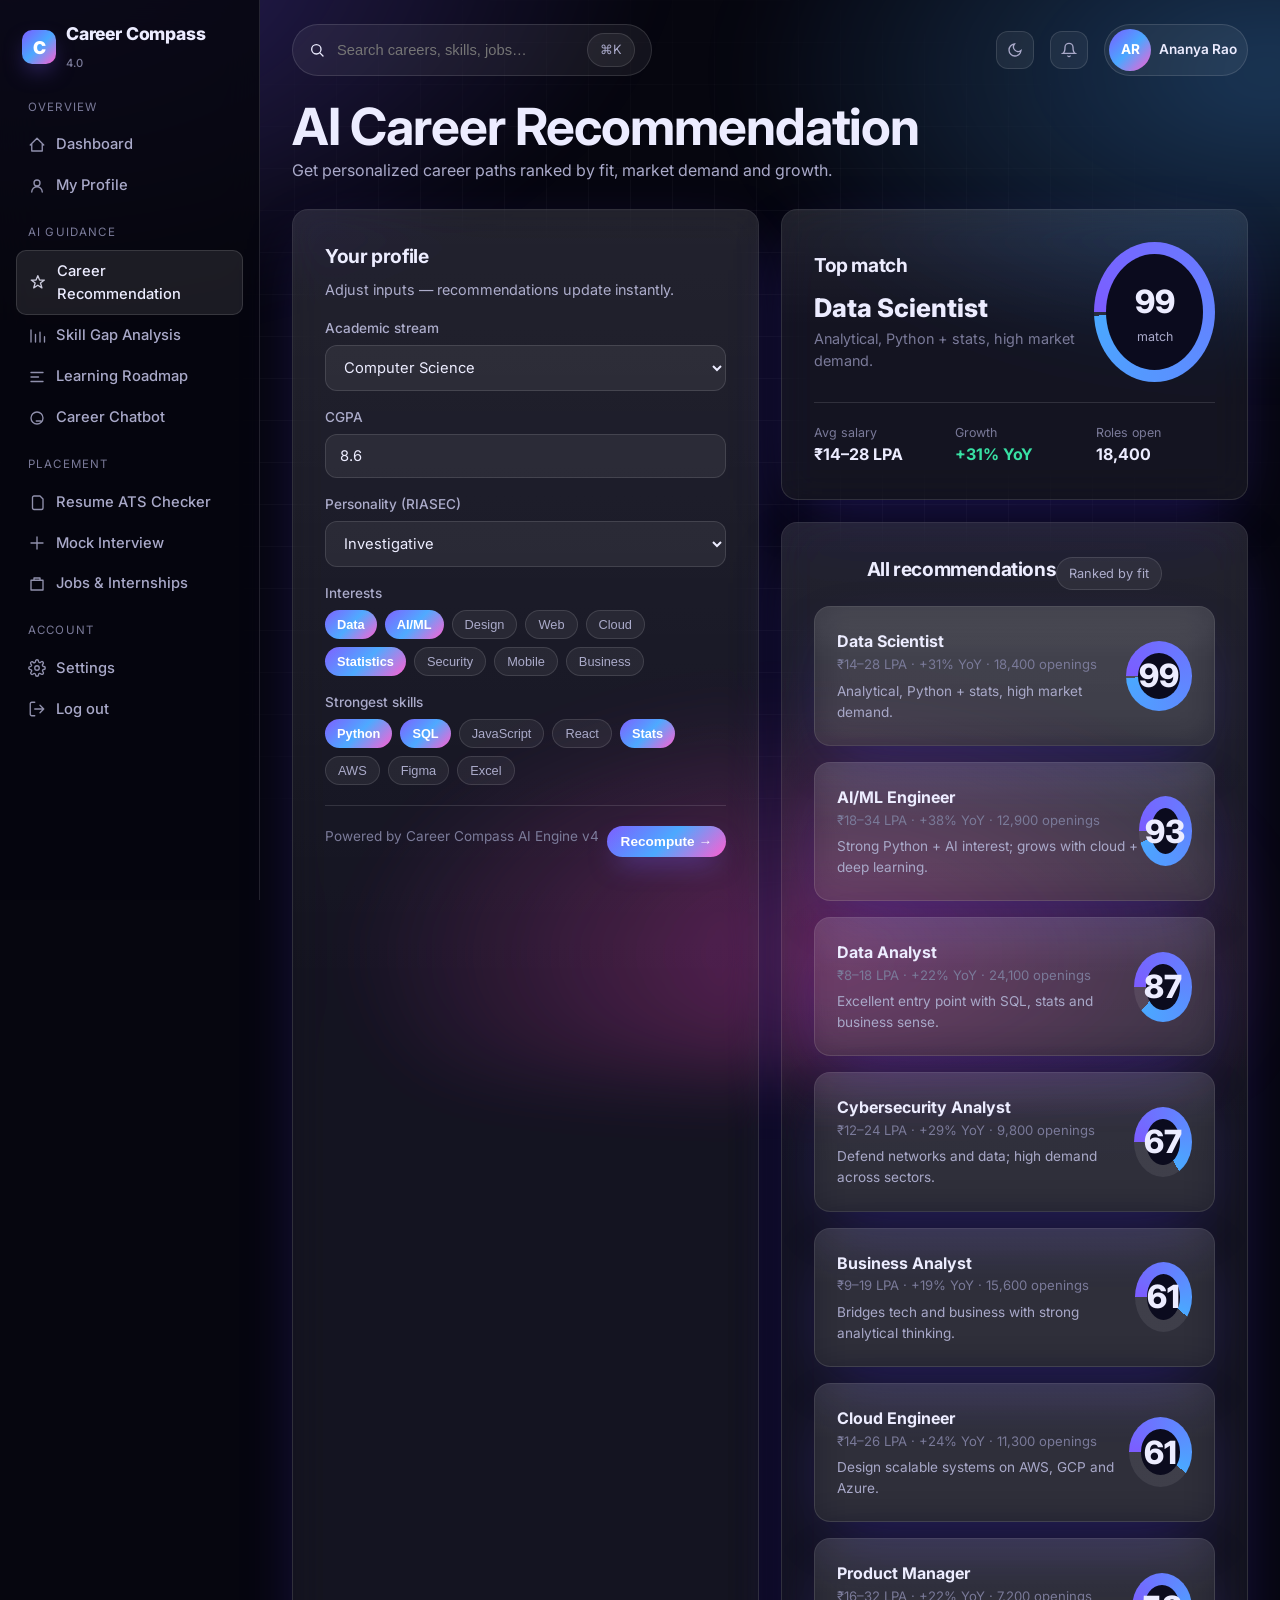
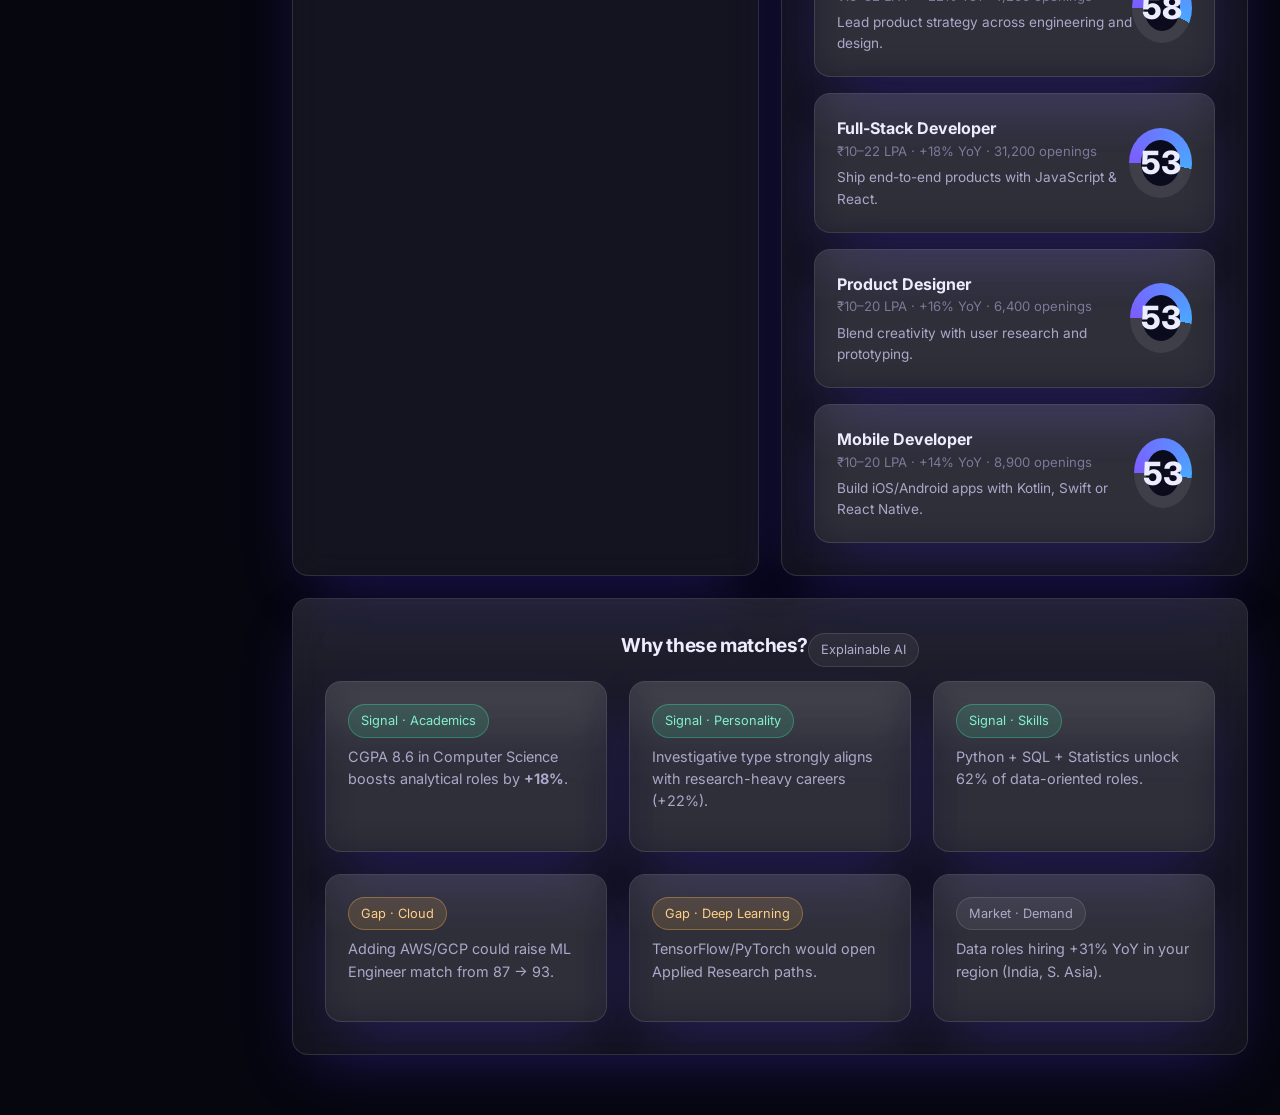
<file: pages/recommendation.html>
<!doctype html>
<html lang="en" data-theme="dark">
<head>
<meta charset="utf-8"/>
<meta name="viewport" content="width=device-width,initial-scale=1"/>
<title>AI Career Recommendation — Career Compass 4.0</title>
<link href="https://fonts.googleapis.com/css2?family=Inter:wght@400;500;600;700;800;900&display=swap" rel="stylesheet">
<link rel="stylesheet" href="../assets/css/style.css"/>
</head>
<body>
<div class="app">
  <div id="sb"></div>
  <main class="main">
    <div id="tb"></div>

    <h1 class="page-title">AI Career Recommendation</h1>
    <p class="page-sub">Get personalized career paths ranked by fit, market demand and growth.</p>

    <div class="grid grid-2">
      <!-- Left: assessment inputs -->
      <div class="glass card-lg">
        <h3>Your profile</h3>
        <p class="ux-021">Adjust inputs — recommendations update instantly.</p>

        <div class="grid gap ux-016" >
          <div>
            <label for="stream">Academic stream</label>
            <select id="stream" title="Academic stream">
              <option>Computer Science</option>
              <option>Electronics</option>
              <option>Mechanical</option>
              <option>Business / Commerce</option>
              <option>Life Sciences</option>
            </select>
          </div>
          <div>
            <label for="cgpa">CGPA</label>
            <input id="cgpa" type="number" step="0.1" min="0" max="10" value="8.6" placeholder="8.6" title="CGPA" />
          </div>
          <div>
            <label for="riasec">Personality (RIASEC)</label>
            <select id="riasec" title="Personality (RIASEC)">
              <option>Investigative</option>
              <option>Realistic</option>
              <option>Artistic</option>
              <option>Social</option>
              <option>Enterprising</option>
              <option>Conventional</option>
            </select>
          </div>
          <div>
            <label>Interests</label>
            <div class="tag-cloud" id="interests">
              <button class="chip solid" data-v="data">Data</button>
              <button class="chip solid" data-v="ai">AI/ML</button>
              <button class="chip" data-v="design">Design</button>
              <button class="chip" data-v="web">Web</button>
              <button class="chip" data-v="cloud">Cloud</button>
              <button class="chip solid" data-v="statistics">Statistics</button>
              <button class="chip" data-v="security">Security</button>
              <button class="chip" data-v="mobile">Mobile</button>
              <button class="chip" data-v="business">Business</button>
            </div>
          </div>
          <div>
            <label>Strongest skills</label>
            <div class="tag-cloud" id="skills">
              <button class="chip solid" data-v="python">Python</button>
              <button class="chip solid" data-v="sql">SQL</button>
              <button class="chip" data-v="js">JavaScript</button>
              <button class="chip" data-v="react">React</button>
              <button class="chip solid" data-v="stats">Stats</button>
              <button class="chip" data-v="aws">AWS</button>
              <button class="chip" data-v="figma">Figma</button>
              <button class="chip" data-v="excel">Excel</button>
            </div>
          </div>
        </div>
        <div class="divider"></div>
        <div class="flex between">
          <span class="muted ux-005" >Powered by Career Compass AI Engine v4</span>
          <button class="btn btn-primary btn-sm" onclick="recompute()">Recompute →</button>
        </div>
      </div>

      <!-- Right: results -->
      <div>
        <div class="glass card-lg ux-070" >
          <div class="flex between center">
            <div>
              <h3>Top match</h3>
              <div class="ux-009" id="top-name">Data Scientist</div>
              <div class="muted ux-021"  id="top-reason">Strong fit with your analytical skills, stats and Python.</div>
            </div>
            <div class="ring ux-071" ><div class="inner"><div class="n" id="top-score">92</div><div class="l">match</div></div></div>
          </div>
          <div class="divider"></div>
          <div class="grid grid-3">
            <div><div class="muted ux-034" >Avg salary</div><strong id="top-salary">₹14–28 LPA</strong></div>
            <div><div class="muted ux-034" >Growth</div><strong class="ux-022" id="top-growth">+31% YoY</strong></div>
            <div><div class="muted ux-034" >Roles open</div><strong id="top-open">18,400</strong></div>
          </div>
        </div>

        <div class="glass card-lg">
          <div class="flex between center ux-025" >
            <h3>All recommendations</h3>
            <span class="chip">Ranked by fit</span>
          </div>
          <div id="rec-list" class="grid gap"></div>
        </div>
      </div>
    </div>

    <div class="glass card-lg ux-037" >
      <div class="flex between center ux-032" >
        <h3>Why these matches?</h3>
        <span class="chip">Explainable AI</span>
      </div>
      <div class="grid grid-3">
        <div class="glass card"><div class="chip good">Signal · Academics</div><p class="ux-072">CGPA 8.6 in Computer Science boosts analytical roles by <strong>+18%</strong>.</p></div>
        <div class="glass card"><div class="chip good">Signal · Personality</div><p class="ux-072">Investigative type strongly aligns with research-heavy careers (+22%).</p></div>
        <div class="glass card"><div class="chip good">Signal · Skills</div><p class="ux-072">Python + SQL + Statistics unlock 62% of data-oriented roles.</p></div>
        <div class="glass card"><div class="chip warn">Gap · Cloud</div><p class="ux-072">Adding AWS/GCP could raise ML Engineer match from 87 → 93.</p></div>
        <div class="glass card"><div class="chip warn">Gap · Deep Learning</div><p class="ux-072">TensorFlow/PyTorch would open Applied Research paths.</p></div>
        <div class="glass card"><div class="chip">Market · Demand</div><p class="ux-072">Data roles hiring +31% YoY in your region (India, S. Asia).</p></div>
      </div>
    </div>

  </main>
</div>

<script src="../assets/js/app.js"></script>
<script>
  document.getElementById("sb").outerHTML = renderSidebar("recommendation");
  document.getElementById("tb").outerHTML = renderTopbar();

  // Career catalog with skill/interest signatures
  const CAREERS = [
    { name:"Data Scientist", salary:"₹14–28 LPA", growth:"+31% YoY", open:"18,400",
      req:{python:2,sql:2,stats:2,ai:1,data:2}, reason:"Analytical, Python + stats, high market demand." },
    { name:"AI/ML Engineer", salary:"₹18–34 LPA", growth:"+38% YoY", open:"12,900",
      req:{python:2,ai:2,stats:1,aws:1}, reason:"Strong Python + AI interest; grows with cloud + deep learning." },
    { name:"Data Analyst", salary:"₹8–18 LPA", growth:"+22% YoY", open:"24,100",
      req:{sql:2,excel:1,stats:1,data:2}, reason:"Excellent entry point with SQL, stats and business sense." },
    { name:"Business Analyst", salary:"₹9–19 LPA", growth:"+19% YoY", open:"15,600",
      req:{excel:1,sql:1,business:2}, reason:"Bridges tech and business with strong analytical thinking." },
    { name:"Full-Stack Developer", salary:"₹10–22 LPA", growth:"+18% YoY", open:"31,200",
      req:{js:2,react:2,web:2}, reason:"Ship end-to-end products with JavaScript & React." },
    { name:"Cloud Engineer", salary:"₹14–26 LPA", growth:"+24% YoY", open:"11,300",
      req:{aws:2,cloud:2,python:1}, reason:"Design scalable systems on AWS, GCP and Azure." },
    { name:"Cybersecurity Analyst", salary:"₹12–24 LPA", growth:"+29% YoY", open:"9,800",
      req:{security:2,python:1}, reason:"Defend networks and data; high demand across sectors." },
    { name:"Product Designer", salary:"₹10–20 LPA", growth:"+16% YoY", open:"6,400",
      req:{figma:2,design:2}, reason:"Blend creativity with user research and prototyping." },
    { name:"Mobile Developer", salary:"₹10–20 LPA", growth:"+14% YoY", open:"8,900",
      req:{mobile:2,js:1}, reason:"Build iOS/Android apps with Kotlin, Swift or React Native." },
    { name:"Product Manager", salary:"₹16–32 LPA", growth:"+22% YoY", open:"7,200",
      req:{business:2,web:1,data:1}, reason:"Lead product strategy across engineering and design." }
  ];

  const state = {
    interests: new Set(["data","ai","statistics"]),
    skills: new Set(["python","sql","stats"]),
    cgpa: 8.6,
    riasec: "Investigative"
  };

  function bindTags(id, set) {
    document.querySelectorAll(`#${id} .chip`).forEach(el => {
      el.onclick = () => {
        const v = el.dataset.v;
        if (set.has(v)) { set.delete(v); el.classList.remove("solid"); }
        else { set.add(v); el.classList.add("solid"); }
        recompute();
      };
    });
  }
  bindTags("interests", state.interests);
  bindTags("skills", state.skills);
  document.getElementById("cgpa").oninput = e => { state.cgpa = parseFloat(e.target.value)||0; recompute(); };
  document.getElementById("riasec").onchange = e => { state.riasec = e.target.value; recompute(); };
  document.getElementById("stream").onchange = () => recompute();

  function scoreCareer(c) {
    let s = 40;
    for (const k in c.req) {
      const w = c.req[k];
      if (state.skills.has(k)) s += 8 * w;
      if (state.interests.has(k)) s += 5 * w;
    }
    s += Math.min(20, (state.cgpa - 6) * 5);
    if (state.riasec === "Investigative" && ["Data Scientist","AI/ML Engineer","Cybersecurity Analyst"].includes(c.name)) s += 6;
    if (state.riasec === "Artistic" && ["Product Designer"].includes(c.name)) s += 8;
    if (state.riasec === "Enterprising" && ["Product Manager","Business Analyst"].includes(c.name)) s += 8;
    return Math.max(35, Math.min(99, Math.round(s)));
  }

  function recompute() {
    const ranked = CAREERS
      .map(c => ({...c, score: scoreCareer(c)}))
      .sort((a,b) => b.score - a.score);

    const top = ranked[0];
    document.getElementById("top-name").textContent = top.name;
    document.getElementById("top-score").textContent = top.score;
    document.getElementById("top-salary").textContent = top.salary;
    document.getElementById("top-growth").textContent = top.growth;
    document.getElementById("top-open").textContent = top.open;
    document.getElementById("top-reason").textContent = top.reason;
    document.querySelector(".ring").style.setProperty("--p", top.score);

    document.getElementById("rec-list").innerHTML = ranked.map(c => `
      <div class="glass card hover-lift">
        <div class="flex between center">
          <div>
            <div class="ux-051">${c.name}</div>
            <div class="muted ux-052">${c.salary} · ${c.growth} · ${c.open} openings</div>
            <div class="ux-073 dim">${c.reason}</div>
          </div>
          <div class="ring ring-small" data-score="${c.score}">
            <div class="inner"><div class="n ux-054">${c.score}</div></div>
          </div>
        </div>
      </div>
    `).join("");
    document.querySelectorAll(".ring-small").forEach(ring => {
      if (ring.dataset.score) ring.style.setProperty("--p", ring.dataset.score);
    });
  }
  recompute();
</script>
</body>
</html>
</file>
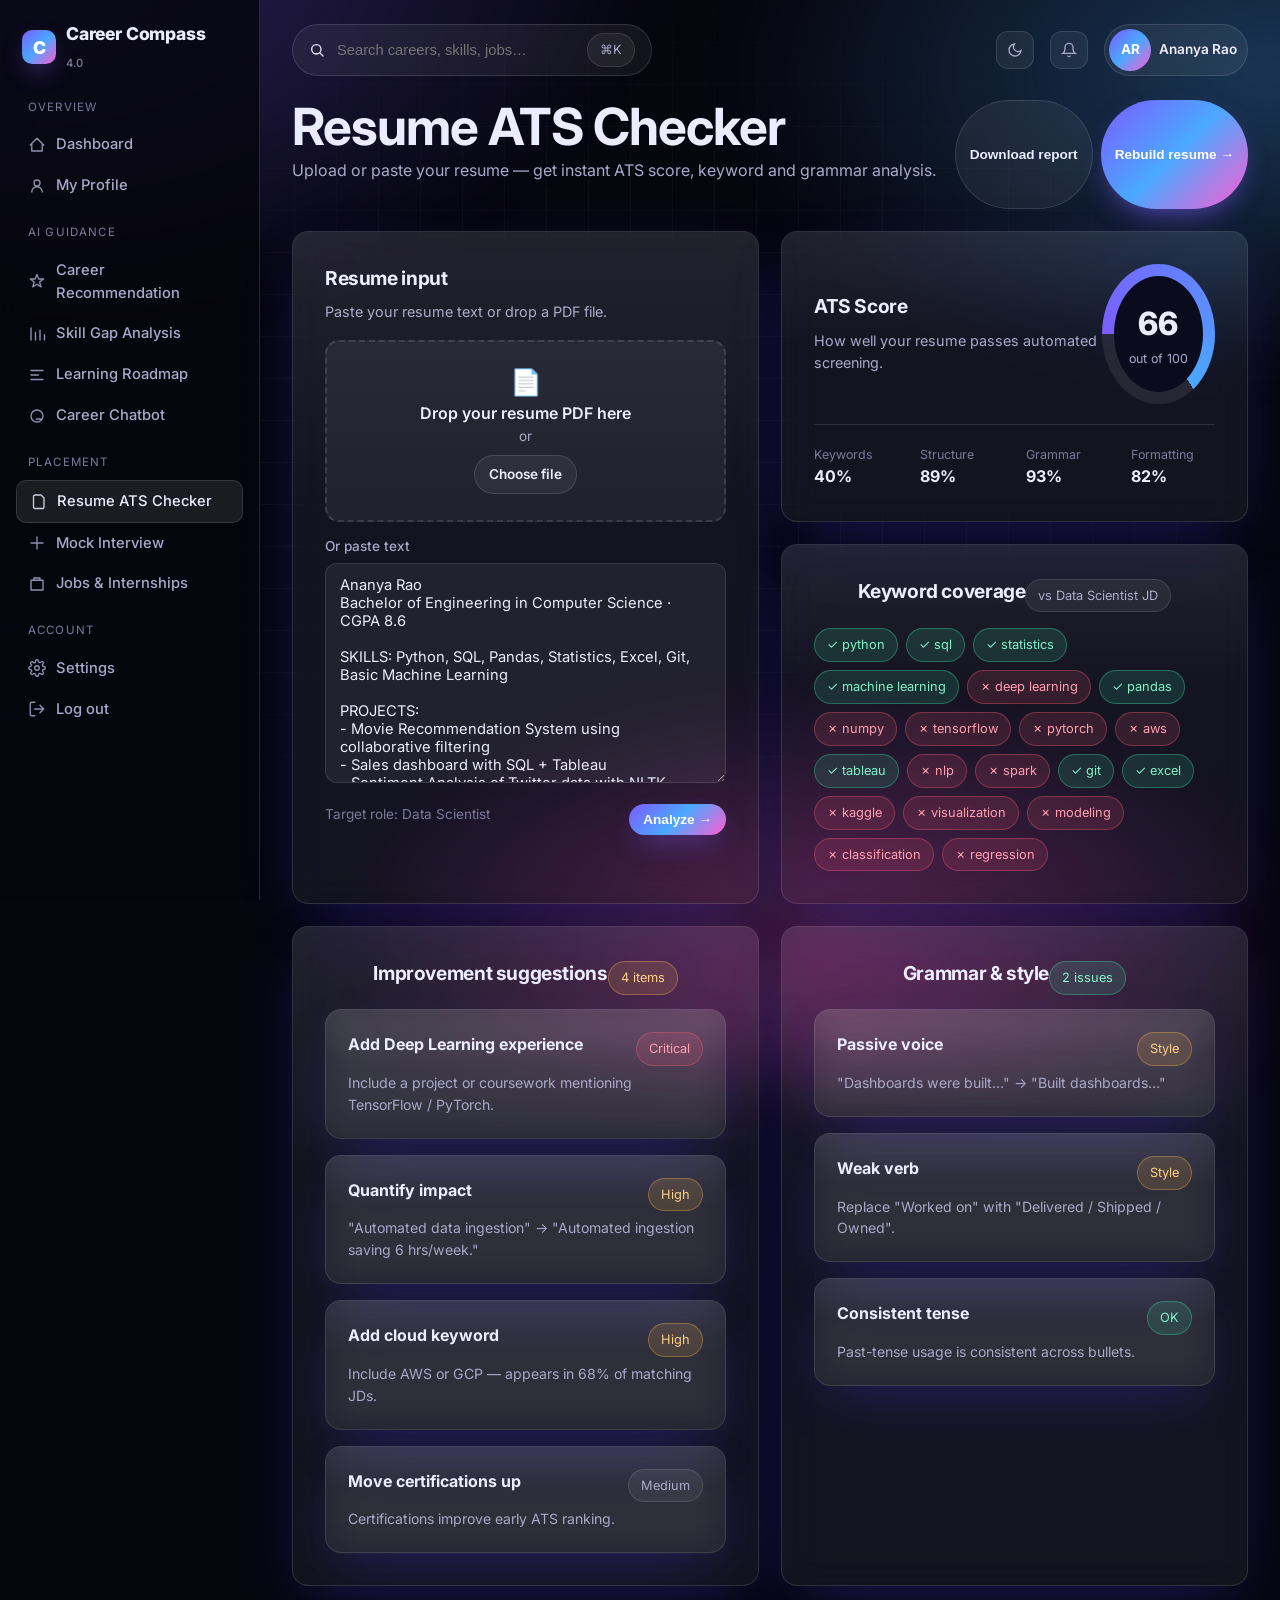
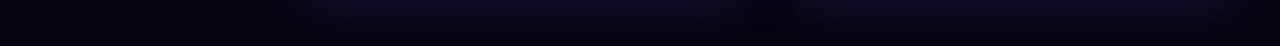
<file: pages/resume.html>
<!doctype html>
<html lang="en" data-theme="dark">
<head>
<meta charset="utf-8"/>
<meta name="viewport" content="width=device-width,initial-scale=1"/>
<title>Resume ATS Checker — Career Compass 4.0</title>
<link href="https://fonts.googleapis.com/css2?family=Inter:wght@400;500;600;700;800;900&display=swap" rel="stylesheet">
<link rel="stylesheet" href="../assets/css/style.css"/>
</head>
<body>
<div class="app">
  <div id="sb"></div>
  <main class="main">
    <div id="tb"></div>

    <div class="flex between wrap gap">
      <div>
        <h1 class="page-title">Resume ATS Checker</h1>
        <p class="page-sub">Upload or paste your resume — get instant ATS score, keyword and grammar analysis.</p>
      </div>
      <div class="flex gap-sm">
        <button class="btn btn-sm">Download report</button>
        <button class="btn btn-primary btn-sm">Rebuild resume →</button>
      </div>
    </div>

    <div class="grid grid-2 ux-037" >
      <div class="glass card-lg">
        <h3>Resume input</h3>
        <p class="ux-021">Paste your resume text or drop a PDF file.</p>
        <div class="ux-074">
          <div class="ux-075">📄</div>
          <div class="ux-076">Drop your resume PDF here</div>
          <div class="dim ux-005" >or</div>
          <label class="btn btn-sm ux-035" >Choose file<input type="file" hidden accept=".pdf,.doc,.docx"></label>
        </div>
        <label>Or paste text</label>
        <textarea id="rt" class="ux-077" placeholder="Paste your resume text here…">Ananya Rao
Bachelor of Engineering in Computer Science · CGPA 8.6

SKILLS: Python, SQL, Pandas, Statistics, Excel, Git, Basic Machine Learning

PROJECTS:
- Movie Recommendation System using collaborative filtering
- Sales dashboard with SQL + Tableau
- Sentiment Analysis of Twitter data with NLTK

EXPERIENCE:
- Data Analyst Intern at Freshworks (May–Jul 2025)
  Built weekly executive dashboards, automated data ingestion in Python.

CERTIFICATIONS:
- Google Data Analytics
- SQL for Data Science (Coursera)</textarea>
        <div class="flex between ux-016" >
          <span class="muted ux-005" >Target role: Data Scientist</span>
          <button class="btn btn-primary btn-sm" onclick="analyze()">Analyze →</button>
        </div>
      </div>

      <div>
        <div class="glass card-lg ux-070" >
          <div class="flex between center">
            <div>
              <h3>ATS Score</h3>
              <p class="ux-039">How well your resume passes automated screening.</p>
            </div>
            <div class="ring" id="ring" class="ux-078"><div class="inner"><div class="n" id="score">74</div><div class="l">out of 100</div></div></div>
          </div>
          <div class="divider"></div>
          <div class="grid grid-4">
            <div><div class="muted ux-034" >Keywords</div><strong id="mKw">72%</strong></div>
            <div><div class="muted ux-034" >Structure</div><strong id="mSt">88%</strong></div>
            <div><div class="muted ux-034" >Grammar</div><strong id="mGr">92%</strong></div>
            <div><div class="muted ux-034" >Formatting</div><strong id="mFo">80%</strong></div>
          </div>
        </div>

        <div class="glass card-lg">
          <div class="flex between center ux-025" >
            <h3>Keyword coverage</h3>
            <span class="chip">vs Data Scientist JD</span>
          </div>
          <div id="kws" class="tag-cloud"></div>
        </div>
      </div>
    </div>

    <div class="grid grid-2 ux-037" >
      <div class="glass card-lg">
        <div class="flex between center ux-032" >
          <h3>Improvement suggestions</h3>
          <span class="chip warn">4 items</span>
        </div>
        <div class="grid gap">
          <div class="glass card"><div class="flex between"><strong>Add Deep Learning experience</strong><span class="chip bad">Critical</span></div><p class="dim ux-079" >Include a project or coursework mentioning TensorFlow / PyTorch.</p></div>
          <div class="glass card"><div class="flex between"><strong>Quantify impact</strong><span class="chip warn">High</span></div><p class="dim ux-079" >"Automated data ingestion" → "Automated ingestion saving 6 hrs/week."</p></div>
          <div class="glass card"><div class="flex between"><strong>Add cloud keyword</strong><span class="chip warn">High</span></div><p class="dim ux-079" >Include AWS or GCP — appears in 68% of matching JDs.</p></div>
          <div class="glass card"><div class="flex between"><strong>Move certifications up</strong><span class="chip">Medium</span></div><p class="dim ux-079" >Certifications improve early ATS ranking.</p></div>
        </div>
      </div>
      <div class="glass card-lg">
        <div class="flex between center ux-032" >
          <h3>Grammar & style</h3>
          <span class="chip good">2 issues</span>
        </div>
        <div class="grid gap">
          <div class="glass card">
            <div class="flex between"><strong>Passive voice</strong><span class="chip warn">Style</span></div>
            <p class="dim ux-079" >"Dashboards were built…" → "Built dashboards…"</p>
          </div>
          <div class="glass card">
            <div class="flex between"><strong>Weak verb</strong><span class="chip warn">Style</span></div>
            <p class="dim ux-079" >Replace "Worked on" with "Delivered / Shipped / Owned".</p>
          </div>
          <div class="glass card">
            <div class="flex between"><strong>Consistent tense</strong><span class="chip good">OK</span></div>
            <p class="dim ux-079" >Past-tense usage is consistent across bullets.</p>
          </div>
        </div>
      </div>
    </div>

  </main>
</div>

<script src="../assets/js/app.js"></script>
<script>
  document.getElementById("sb").outerHTML = renderSidebar("resume");
  document.getElementById("tb").outerHTML = renderTopbar();

  const JD_KEYWORDS = ["python","sql","statistics","machine learning","deep learning","pandas","numpy","tensorflow","pytorch","aws","tableau","nlp","spark","git","excel","kaggle","visualization","modeling","classification","regression"];

  function analyze() {
    const text = document.getElementById("rt").value.toLowerCase();
    let hit = 0;
    const chips = JD_KEYWORDS.map(k => {
      const found = text.includes(k);
      if (found) hit++;
      return `<span class="chip ${found ? "good" : "bad"}">${found ? "✓" : "✗"} ${k}</span>`;
    }).join("");
    document.getElementById("kws").innerHTML = chips;

    const kw = Math.round((hit / JD_KEYWORDS.length) * 100);
    const st = 85 + Math.round(Math.random()*5);
    const gr = 90 + Math.round(Math.random()*5);
    const fo = 78 + Math.round(Math.random()*8);
    const score = Math.round((kw*0.45 + st*0.15 + gr*0.2 + fo*0.2));

    document.getElementById("mKw").textContent = kw + "%";
    document.getElementById("mSt").textContent = st + "%";
    document.getElementById("mGr").textContent = gr + "%";
    document.getElementById("mFo").textContent = fo + "%";
    document.getElementById("score").textContent = score;
    document.getElementById("ring").style.setProperty("--p", score);
  }

  analyze();
</script>
</body>
</html>
</file>
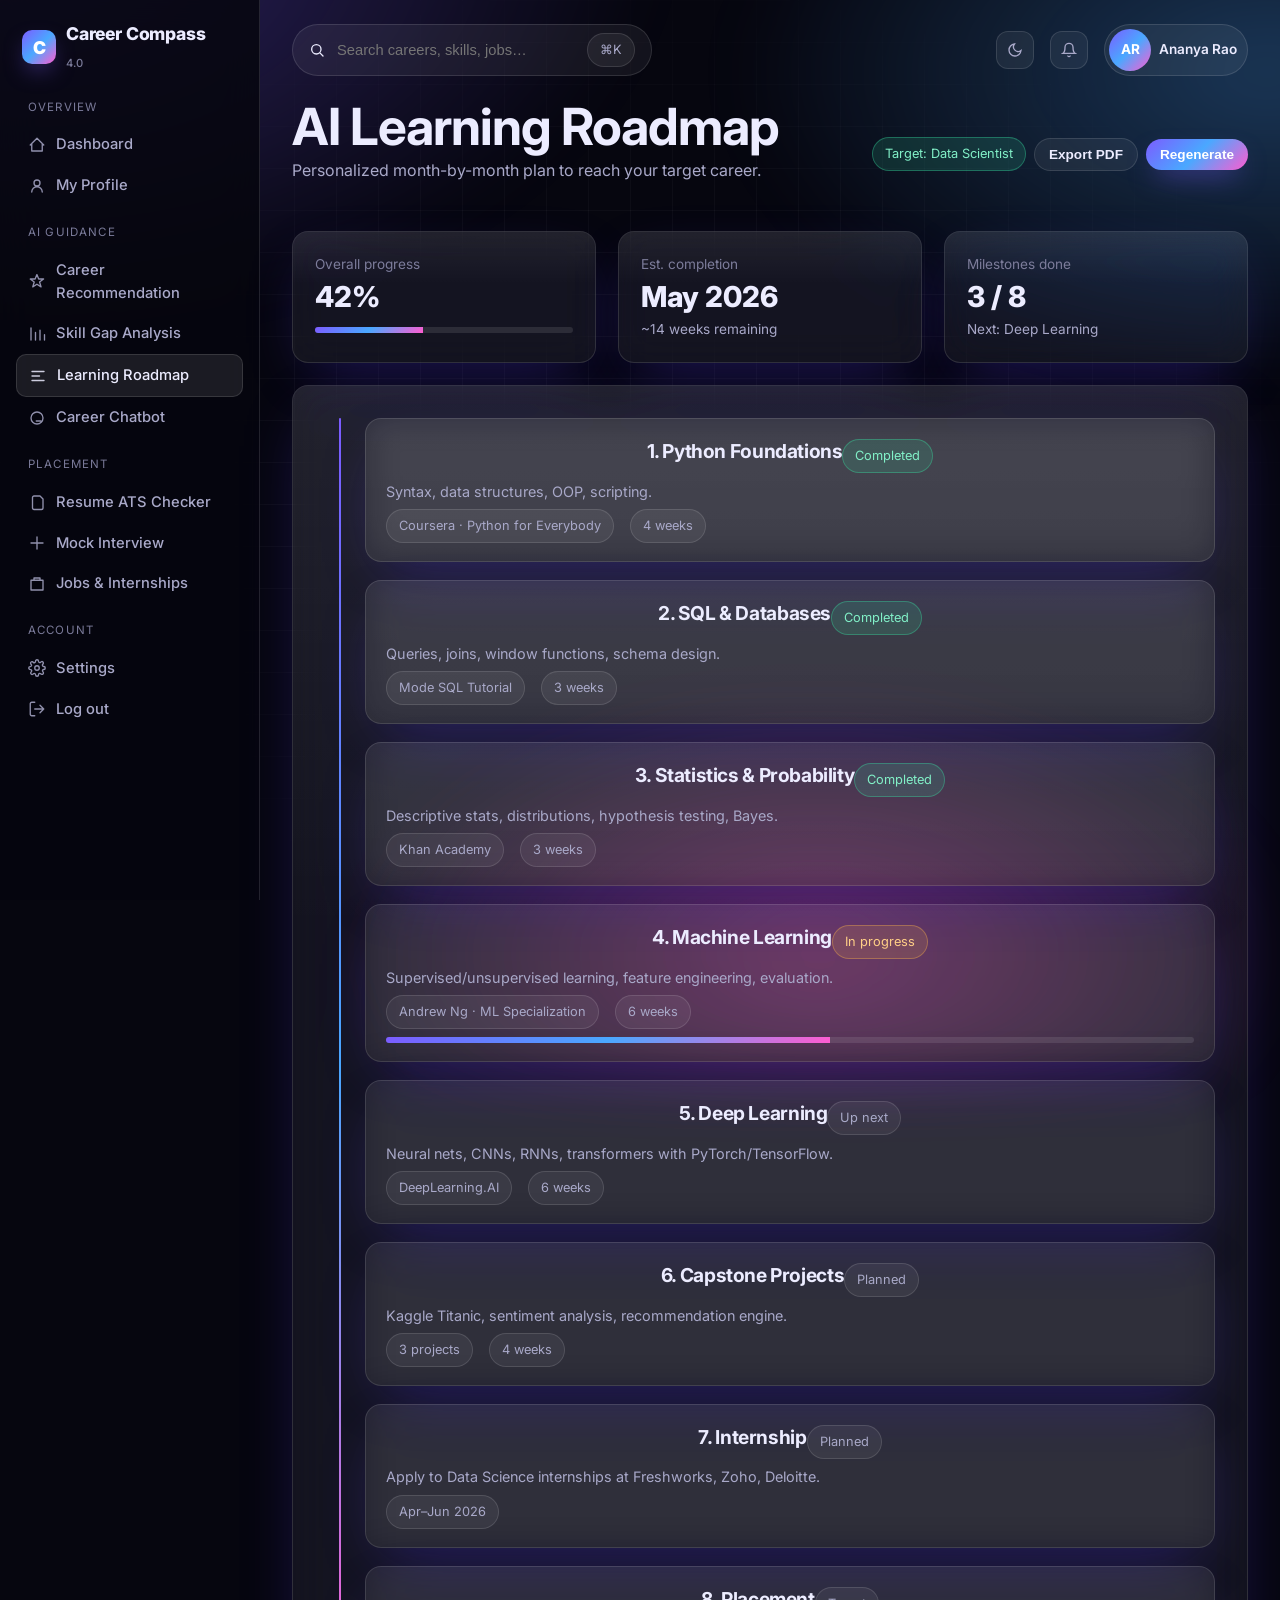
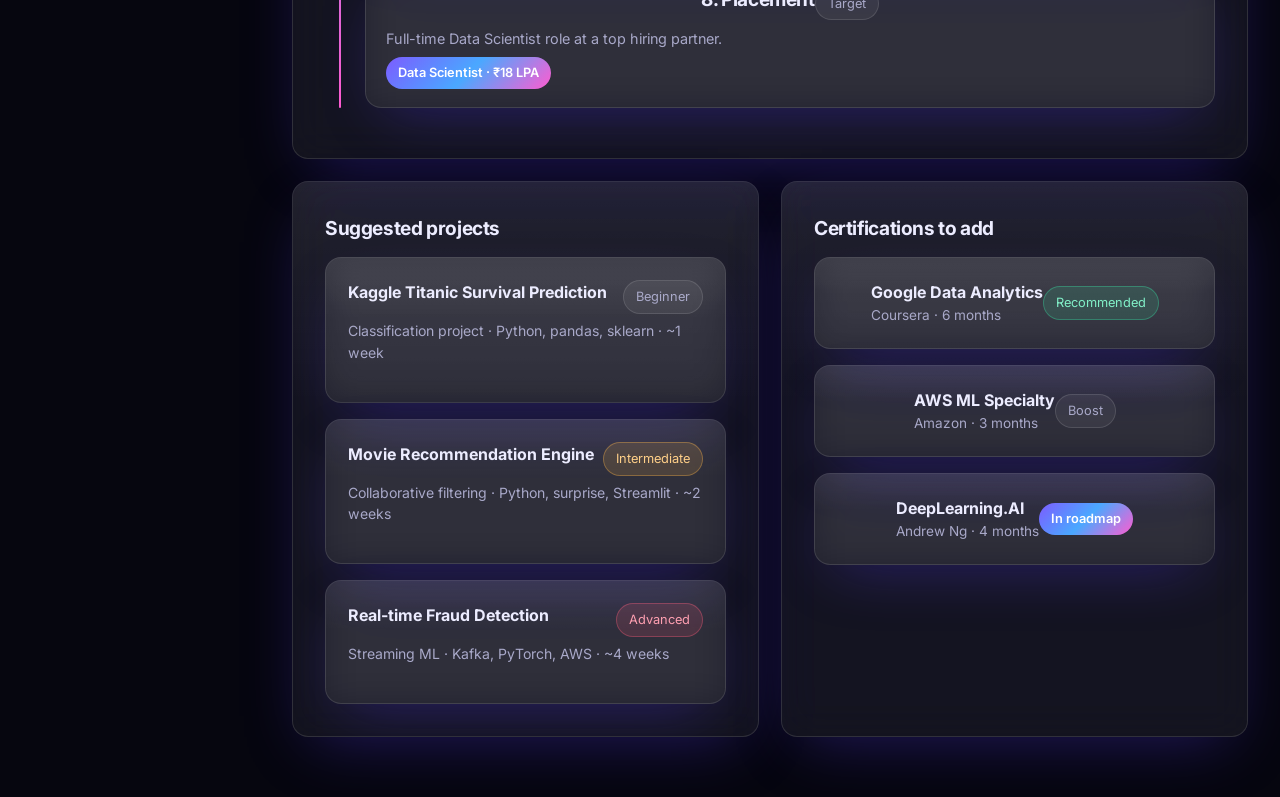
<file: pages/roadmap.html>
<!doctype html>
<html lang="en" data-theme="dark">
<head>
<meta charset="utf-8"/>
<meta name="viewport" content="width=device-width,initial-scale=1"/>
<title>Learning Roadmap — Career Compass 4.0</title>
<link href="https://fonts.googleapis.com/css2?family=Inter:wght@400;500;600;700;800;900&display=swap" rel="stylesheet">
<link rel="stylesheet" href="../assets/css/style.css"/>
</head>
<body>
<div class="app">
  <div id="sb"></div>
  <main class="main">
    <div id="tb"></div>

    <div class="flex between wrap gap">
      <div>
        <h1 class="page-title">AI Learning Roadmap</h1>
        <p class="page-sub">Personalized month-by-month plan to reach your target career.</p>
      </div>
      <div class="flex gap-sm center">
        <span class="chip good">Target: Data Scientist</span>
        <button class="btn btn-sm">Export PDF</button>
        <button class="btn btn-primary btn-sm">Regenerate</button>
      </div>
    </div>

    <div class="grid grid-3 ux-037" >
      <div class="glass card">
        <div class="muted ux-005" >Overall progress</div>
        <div class="ux-060">42%</div>
        <div class="progress"><span class="ux-058"></span></div>
      </div>
      <div class="glass card">
        <div class="muted ux-005" >Est. completion</div>
        <div class="ux-060">May 2026</div>
        <div class="dim ux-005" >~14 weeks remaining</div>
      </div>
      <div class="glass card">
        <div class="muted ux-005" >Milestones done</div>
        <div class="ux-060">3 / 8</div>
        <div class="dim ux-005" >Next: Deep Learning</div>
      </div>
    </div>

    <div class="glass card-lg ux-037" >
      <div class="roadmap">
        <div class="rm-node glass done">
          <div class="flex between center"><h3>1. Python Foundations</h3><span class="chip good">Completed</span></div>
          <p class="ux-080">Syntax, data structures, OOP, scripting.</p>
          <div class="flex gap wrap"><span class="chip">Coursera · Python for Everybody</span><span class="chip">4 weeks</span></div>
        </div>
        <div class="rm-node glass done">
          <div class="flex between center"><h3>2. SQL & Databases</h3><span class="chip good">Completed</span></div>
          <p class="ux-080">Queries, joins, window functions, schema design.</p>
          <div class="flex gap wrap"><span class="chip">Mode SQL Tutorial</span><span class="chip">3 weeks</span></div>
        </div>
        <div class="rm-node glass done">
          <div class="flex between center"><h3>3. Statistics & Probability</h3><span class="chip good">Completed</span></div>
          <p class="ux-080">Descriptive stats, distributions, hypothesis testing, Bayes.</p>
          <div class="flex gap wrap"><span class="chip">Khan Academy</span><span class="chip">3 weeks</span></div>
        </div>
        <div class="rm-node glass current">
          <div class="flex between center"><h3>4. Machine Learning</h3><span class="chip warn">In progress</span></div>
          <p class="ux-080">Supervised/unsupervised learning, feature engineering, evaluation.</p>
          <div class="flex gap wrap"><span class="chip">Andrew Ng · ML Specialization</span><span class="chip">6 weeks</span></div>
          <div class="progress ux-057" ><span class="ux-081"></span></div>
        </div>
        <div class="rm-node glass">
          <div class="flex between center"><h3>5. Deep Learning</h3><span class="chip">Up next</span></div>
          <p class="ux-080">Neural nets, CNNs, RNNs, transformers with PyTorch/TensorFlow.</p>
          <div class="flex gap wrap"><span class="chip">DeepLearning.AI</span><span class="chip">6 weeks</span></div>
        </div>
        <div class="rm-node glass">
          <div class="flex between center"><h3>6. Capstone Projects</h3><span class="chip">Planned</span></div>
          <p class="ux-080">Kaggle Titanic, sentiment analysis, recommendation engine.</p>
          <div class="flex gap wrap"><span class="chip">3 projects</span><span class="chip">4 weeks</span></div>
        </div>
        <div class="rm-node glass">
          <div class="flex between center"><h3>7. Internship</h3><span class="chip">Planned</span></div>
          <p class="ux-080">Apply to Data Science internships at Freshworks, Zoho, Deloitte.</p>
          <div class="flex gap wrap"><span class="chip">Apr–Jun 2026</span></div>
        </div>
        <div class="rm-node glass">
          <div class="flex between center"><h3>8. Placement</h3><span class="chip">Target</span></div>
          <p class="ux-080">Full-time Data Scientist role at a top hiring partner.</p>
          <div class="flex gap wrap"><span class="chip solid">Data Scientist · ₹18 LPA</span></div>
        </div>
      </div>
    </div>

    <div class="grid grid-2 ux-037" >
      <div class="glass card-lg">
        <h3>Suggested projects</h3>
        <div class="grid gap ux-016" >
          <div class="glass card">
            <div class="flex between"><strong>Kaggle Titanic Survival Prediction</strong><span class="chip">Beginner</span></div>
            <p class="dim ux-082" >Classification project · Python, pandas, sklearn · ~1 week</p>
          </div>
          <div class="glass card">
            <div class="flex between"><strong>Movie Recommendation Engine</strong><span class="chip warn">Intermediate</span></div>
            <p class="dim ux-082" >Collaborative filtering · Python, surprise, Streamlit · ~2 weeks</p>
          </div>
          <div class="glass card">
            <div class="flex between"><strong>Real-time Fraud Detection</strong><span class="chip bad">Advanced</span></div>
            <p class="dim ux-082" >Streaming ML · Kafka, PyTorch, AWS · ~4 weeks</p>
          </div>
        </div>
      </div>
      <div class="glass card-lg">
        <h3>Certifications to add</h3>
        <div class="grid gap ux-016" >
          <div class="glass card flex between center"><div><strong>Google Data Analytics</strong><div class="dim ux-005" >Coursera · 6 months</div></div><span class="chip good">Recommended</span></div>
          <div class="glass card flex between center"><div><strong>AWS ML Specialty</strong><div class="dim ux-005" >Amazon · 3 months</div></div><span class="chip">Boost</span></div>
          <div class="glass card flex between center"><div><strong>DeepLearning.AI</strong><div class="dim ux-005" >Andrew Ng · 4 months</div></div><span class="chip solid">In roadmap</span></div>
        </div>
      </div>
    </div>

  </main>
</div>
<script src="../assets/js/app.js"></script>
<script>
  document.getElementById("sb").outerHTML = renderSidebar("roadmap");
  document.getElementById("tb").outerHTML = renderTopbar();
</script>
</body>
</html>
</file>
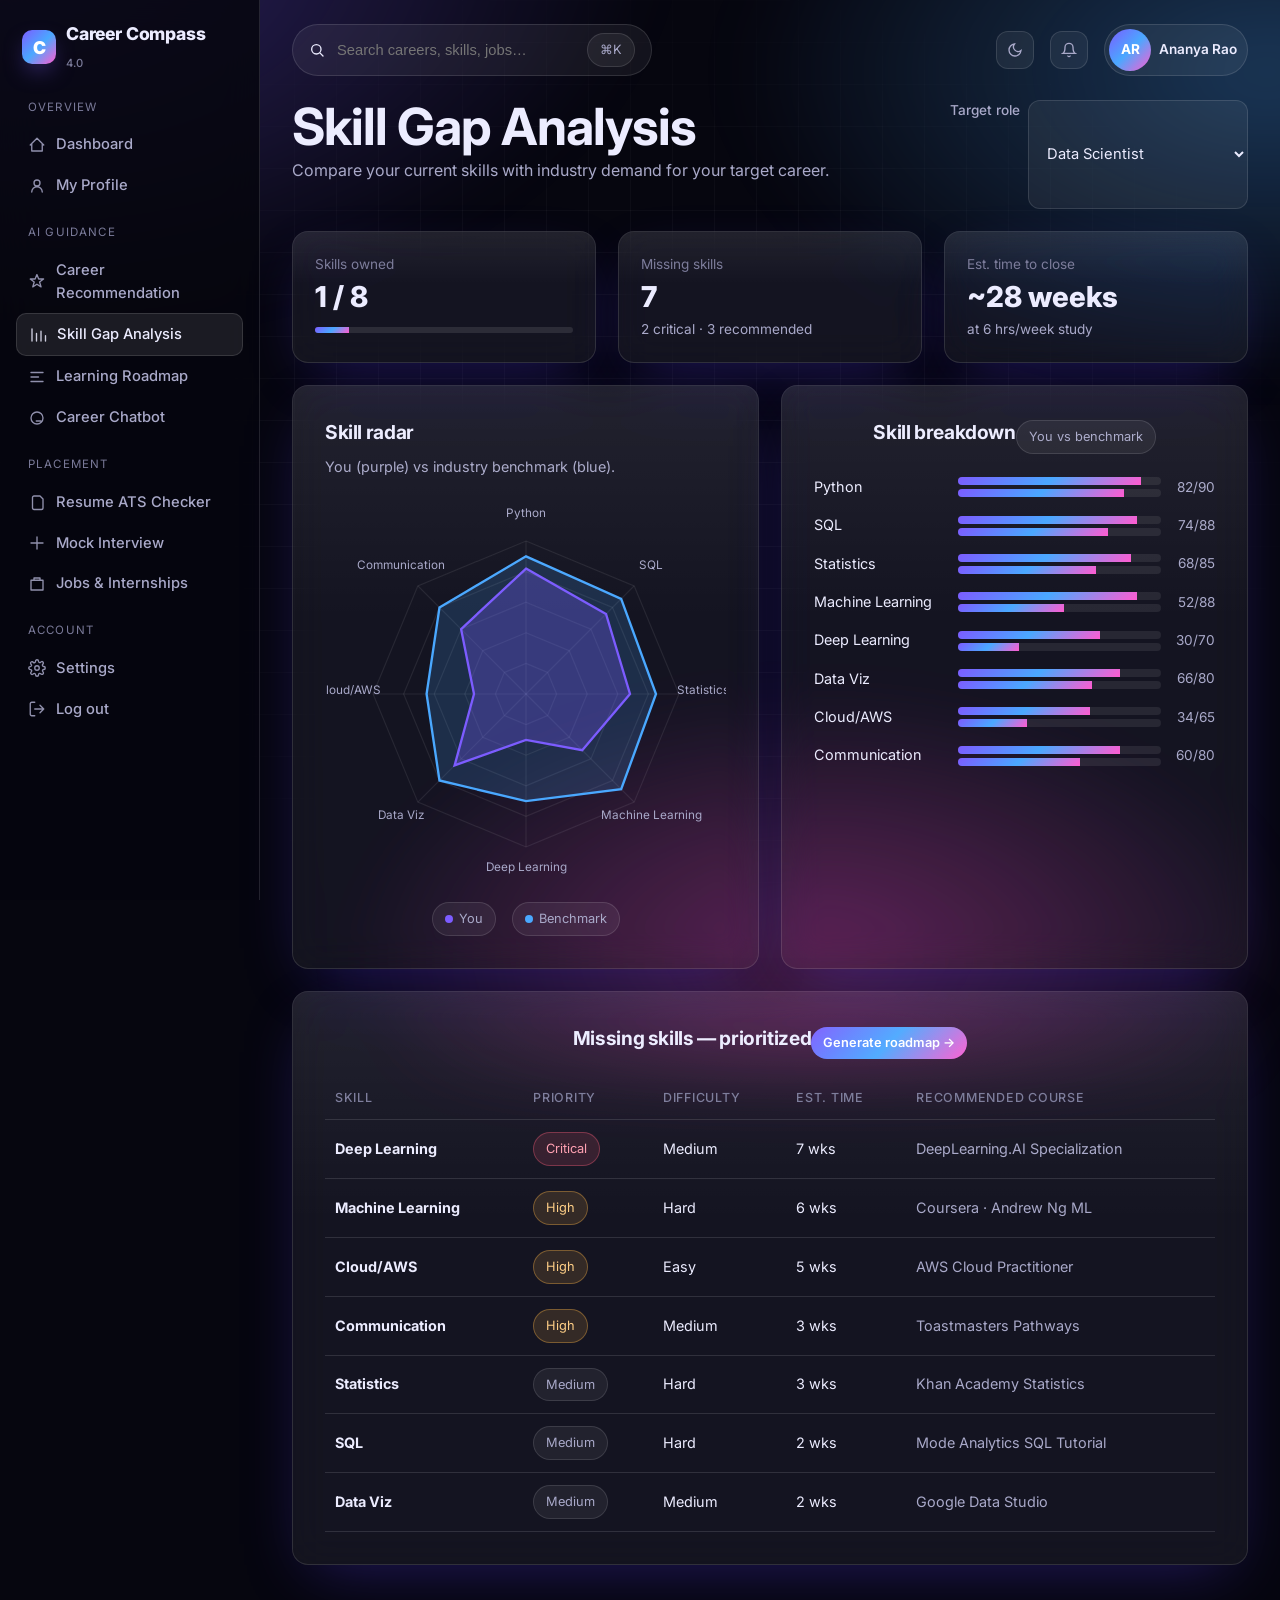
<file: pages/skill-gap.html>
<!doctype html>
<html lang="en" data-theme="dark">
<head>
<meta charset="utf-8"/>
<meta name="viewport" content="width=device-width,initial-scale=1"/>
<title>Skill Gap Analysis — Career Compass 4.0</title>
<link href="https://fonts.googleapis.com/css2?family=Inter:wght@400;500;600;700;800;900&display=swap" rel="stylesheet">
<link rel="stylesheet" href="../assets/css/style.css"/>
</head>
<body>
<div class="app">
  <div id="sb"></div>
  <main class="main">
    <div id="tb"></div>

    <div class="flex between wrap gap">
      <div>
        <h1 class="page-title">Skill Gap Analysis</h1>
        <p class="page-sub">Compare your current skills with industry demand for your target career.</p>
      </div>
      <div class="flex gap-sm">
        <label class="ux-066" for="target">Target role</label>
        <select id="target" class="ux-083" title="Target role">
          <option>Data Scientist</option>
          <option>AI/ML Engineer</option>
          <option>Full-Stack Developer</option>
          <option>Cloud Engineer</option>
          <option>Cybersecurity Analyst</option>
        </select>
      </div>
    </div>

    <div class="grid grid-3 ux-037" >
      <div class="glass card">
        <div class="lbl muted ux-005" >Skills owned</div>
        <div class="ux-060" id="k-owned">7 / 12</div>
        <div class="progress"><span id="p-owned" class="ux-084"></span></div>
      </div>
      <div class="glass card">
        <div class="lbl muted ux-005" >Missing skills</div>
        <div class="ux-060" id="k-missing">5</div>
        <div class="dim ux-005" >2 critical · 3 recommended</div>
      </div>
      <div class="glass card">
        <div class="lbl muted ux-005" >Est. time to close</div>
        <div class="ux-060" id="k-time">~14 weeks</div>
        <div class="dim ux-005" >at 6 hrs/week study</div>
      </div>
    </div>

    <div class="grid grid-2 ux-037" >
      <div class="glass card-lg">
        <h3>Skill radar</h3>
        <p class="ux-021">You (purple) vs industry benchmark (blue).</p>
        <div id="radar" class="ux-085"></div>
      </div>

      <div class="glass card-lg">
        <div class="flex between center ux-032" >
          <h3>Skill breakdown</h3>
          <span class="chip">You vs benchmark</span>
        </div>
        <div id="bars"></div>
      </div>
    </div>

    <div class="glass card-lg ux-037" >
      <div class="flex between center ux-025" >
        <h3>Missing skills — prioritized</h3>
        <a href="roadmap.html" class="chip solid">Generate roadmap →</a>
      </div>
      <table class="table">
        <thead><tr><th>Skill</th><th>Priority</th><th>Difficulty</th><th>Est. time</th><th>Recommended course</th></tr></thead>
        <tbody id="gap-body"></tbody>
      </table>
    </div>

  </main>
</div>

<script src="../assets/js/app.js"></script>
<script>
  document.getElementById("sb").outerHTML = renderSidebar("skill-gap");
  document.getElementById("tb").outerHTML = renderTopbar();

  const BENCH = {
    "Data Scientist": [
      { s:"Python", you:82, need:90 }, { s:"SQL", you:74, need:88 },
      { s:"Statistics", you:68, need:85 }, { s:"Machine Learning", you:52, need:88 },
      { s:"Deep Learning", you:30, need:70 }, { s:"Data Viz", you:66, need:80 },
      { s:"Cloud/AWS", you:34, need:65 }, { s:"Communication", you:60, need:80 }
    ],
    "AI/ML Engineer": [
      { s:"Python", you:82, need:92 }, { s:"ML", you:52, need:90 },
      { s:"Deep Learning", you:30, need:85 }, { s:"MLOps", you:22, need:75 },
      { s:"Math", you:60, need:80 }, { s:"Cloud/AWS", you:34, need:75 },
      { s:"SQL", you:74, need:70 }, { s:"Git", you:70, need:80 }
    ],
    "Full-Stack Developer": [
      { s:"JavaScript", you:64, need:90 }, { s:"React", you:60, need:88 },
      { s:"Node.js", you:44, need:80 }, { s:"SQL", you:74, need:70 },
      { s:"HTML/CSS", you:78, need:85 }, { s:"Cloud", you:34, need:65 },
      { s:"Testing", you:32, need:70 }, { s:"Git", you:70, need:80 }
    ],
    "Cloud Engineer": [
      { s:"AWS", you:34, need:90 }, { s:"Docker", you:40, need:82 },
      { s:"Kubernetes", you:22, need:78 }, { s:"Linux", you:56, need:82 },
      { s:"Terraform", you:18, need:70 }, { s:"Python", you:82, need:75 },
      { s:"Networking", you:38, need:72 }, { s:"CI/CD", you:34, need:76 }
    ],
    "Cybersecurity Analyst": [
      { s:"Networking", you:38, need:85 }, { s:"Linux", you:56, need:82 },
      { s:"Python", you:82, need:70 }, { s:"SIEM", you:12, need:72 },
      { s:"Threat Analysis", you:22, need:78 }, { s:"Cloud Sec", you:20, need:70 },
      { s:"Cryptography", you:32, need:65 }, { s:"OWASP", you:28, need:75 }
    ]
  };

  const COURSES = {
    "Machine Learning":"Coursera · Andrew Ng ML",
    "Deep Learning":"DeepLearning.AI Specialization",
    "SQL":"Mode Analytics SQL Tutorial",
    "Statistics":"Khan Academy Statistics",
    "Data Viz":"Google Data Studio",
    "Cloud/AWS":"AWS Cloud Practitioner",
    "React":"Full Stack Open · Helsinki",
    "Node.js":"The Odin Project",
    "Docker":"Docker Mastery · Udemy",
    "Kubernetes":"Kubernetes for Beginners",
    "Terraform":"HashiCorp Learn",
    "SIEM":"Splunk Fundamentals 1",
    "Threat Analysis":"TryHackMe SOC Level 1",
    "OWASP":"OWASP Top 10 · PortSwigger",
    "MLOps":"MLOps Zoomcamp",
    "Testing":"Testing JavaScript · Kent C. Dodds",
    "CI/CD":"GitHub Actions in Action",
    "Cloud Sec":"AWS Security Specialty",
    "Networking":"CCNA fundamentals",
    "Linux":"Linux Journey",
    "Cryptography":"Cryptography I · Coursera",
    "HTML/CSS":"MDN Web Docs",
    "JavaScript":"JavaScript.info",
    "Python":"Python Crash Course",
    "Communication":"Toastmasters Pathways",
    "Git":"Pro Git Book",
    "Math":"MIT OCW 18.06 Linear Algebra"
  };

  function priorityFor(diff) { return diff >= 40 ? "Critical" : diff >= 20 ? "High" : "Medium"; }
  function chipFor(p) { return p==="Critical"?"chip bad":p==="High"?"chip warn":"chip"; }
  function difficulty(need) { return need >= 85 ? "Hard" : need >= 70 ? "Medium" : "Easy"; }
  function weeks(diff) { return Math.max(2, Math.round(diff / 6)); }

  function drawRadar(data) {
    const cx = 170, cy = 170, r = 130, n = data.length;
    const angle = i => (Math.PI * 2 * i / n) - Math.PI/2;
    const point = (i, val) => {
      const rr = r * (val/100);
      return [cx + rr * Math.cos(angle(i)), cy + rr * Math.sin(angle(i))];
    };
    const grid = [20,40,60,80,100].map(v => {
      const pts = data.map((_,i) => point(i, v).join(",")).join(" ");
      return `<polygon points="${pts}" fill="none" stroke="rgba(255,255,255,.08)"/>`;
    }).join("");
    const axes = data.map((d,i) => {
      const [x,y] = point(i,100);
      const [tx,ty] = point(i,116);
      return `<line x1="${cx}" y1="${cy}" x2="${x}" y2="${y}" stroke="rgba(255,255,255,.08)"/>
              <text x="${tx}" y="${ty}" font-size="10" fill="#a9a9c9" text-anchor="middle">${d.s}</text>`;
    }).join("");
    const you = data.map((d,i) => point(i, d.you).join(",")).join(" ");
    const need = data.map((d,i) => point(i, d.need).join(",")).join(" ");
    return `
      <svg viewBox="0 0 340 340" width="100%" class="ux-086">
        ${grid}${axes}
        <polygon points="${need}" fill="rgba(74,168,255,.18)" stroke="#4aa8ff" stroke-width="2"/>
        <polygon points="${you}" fill="rgba(124,92,255,.28)" stroke="#7c5cff" stroke-width="2"/>
      </svg>
      <div class="flex gap ux-087" >
        <span class="chip"><span class="ux-088"></span> You</span>
        <span class="chip"><span class="ux-089"></span> Benchmark</span>
      </div>
    `;
  }

  function render() {
    const role = document.getElementById("target").value;
    const data = BENCH[role];
    document.getElementById("radar").innerHTML = drawRadar(data);

    document.getElementById("bars").innerHTML = data.map(d => `
      <div class="bar-row">
        <div class="lbl">${d.s}</div>
        <div class="ux-090">
          <div class="bar ux-091"><span class="bar-fill bar-fill-need" data-width="${d.need}"></span></div>
          <div class="bar ux-092"><span class="bar-fill bar-fill-you" data-width="${d.you}"></span></div>
        </div>
        <div class="val">${d.you}/${d.need}</div>
      </div>
    `).join("");
    document.querySelectorAll(".bar-fill[data-width]").forEach(el => {
      const width = el.dataset.width;
      if (width) el.style.width = `${width}%`;
    });

    const gaps = data.filter(d => d.need - d.you > 8).sort((a,b) => (b.need-b.you) - (a.need-a.you));
    document.getElementById("k-owned").textContent = `${data.length - gaps.length} / ${data.length}`;
    document.getElementById("p-owned").style.width = Math.round((data.length - gaps.length) / data.length * 100) + "%";
    document.getElementById("k-missing").textContent = gaps.length;
    const totalWeeks = gaps.reduce((s,g) => s + weeks(g.need - g.you), 0);
    document.getElementById("k-time").textContent = `~${totalWeeks} weeks`;

    document.getElementById("gap-body").innerHTML = gaps.map(g => {
      const diff = g.need - g.you;
      const pr = priorityFor(diff);
      return `<tr>
        <td><strong>${g.s}</strong></td>
        <td><span class="${chipFor(pr)}">${pr}</span></td>
        <td>${difficulty(g.need)}</td>
        <td>${weeks(diff)} wks</td>
        <td class="dim">${COURSES[g.s] || "Curated learning path"}</td>
      </tr>`;
    }).join("");
  }

  document.getElementById("target").onchange = render;
  render();
</script>
</body>
</html>
</file>
<file: assets/css/style.css>
/* Career Compass 4.0 – Global Styles
   Theme: Purple + Blue gradient, Glassmorphism, Dark mode default */

:root {
  --bg-0: #06060f;
  --bg-1: #0b0b1e;
  --bg-2: #14142b;
  --surface: rgba(255, 255, 255, 0.06);
  --surface-strong: rgba(255, 255, 255, 0.09);
  --border: rgba(255, 255, 255, 0.12);
  --border-strong: rgba(255, 255, 255, 0.22);
  --text: #ececff;
  --text-dim: #a9a9c9;
  --text-muted: #7a7a99;
  --primary: #7c5cff;
  --primary-2: #4aa8ff;
  --accent: #ff5cd0;
  --success: #38e1a4;
  --warn: #ffb547;
  --danger: #ff5c7a;
  --radius-sm: 10px;
  --radius: 16px;
  --radius-lg: 22px;
  --shadow: 0 20px 60px -20px rgba(90, 60, 255, 0.35);
  --gradient: linear-gradient(135deg, #7c5cff 0%, #4aa8ff 50%, #ff5cd0 100%);
  --gradient-soft: linear-gradient(135deg, rgba(124,92,255,.25), rgba(74,168,255,.15) 60%, rgba(255,92,208,.18));
  --font: "Inter", "Segoe UI", system-ui, -apple-system, sans-serif;
}

[data-theme="light"] {
  --bg-0: #f4f4ff;
  --bg-1: #ffffff;
  --bg-2: #eef0ff;
  --surface: rgba(255, 255, 255, 0.7);
  --surface-strong: rgba(255, 255, 255, 0.9);
  --border: rgba(20, 20, 60, 0.08);
  --border-strong: rgba(20, 20, 60, 0.16);
  --text: #14142b;
  --text-dim: #4a4a6a;
  --text-muted: #7a7a99;
  --shadow: 0 20px 60px -20px rgba(124, 92, 255, 0.25);
}

* { box-sizing: border-box; }
html, body { margin: 0; padding: 0; }

body {
  font-family: var(--font);
  color: var(--text);
  background: var(--bg-0);
  min-height: 100vh;
  line-height: 1.55;
  -webkit-font-smoothing: antialiased;
  overflow-x: hidden;
  position: relative;
}

body::before {
  content: "";
  position: fixed;
  inset: -20%;
  background:
    radial-gradient(60% 50% at 15% 10%, rgba(124,92,255,.35), transparent 60%),
    radial-gradient(50% 40% at 85% 20%, rgba(74,168,255,.30), transparent 60%),
    radial-gradient(45% 35% at 60% 90%, rgba(255,92,208,.25), transparent 60%);
  filter: blur(30px);
  z-index: -2;
  animation: bgShift 18s ease-in-out infinite alternate;
}

body::after {
  content: "";
  position: fixed;
  inset: 0;
  background-image:
    linear-gradient(rgba(255,255,255,.03) 1px, transparent 1px),
    linear-gradient(90deg, rgba(255,255,255,.03) 1px, transparent 1px);
  background-size: 42px 42px;
  z-index: -1;
  pointer-events: none;
  -webkit-mask-image: radial-gradient(ellipse at center, black 40%, transparent 80%);
  mask-image: radial-gradient(ellipse at center, black 40%, transparent 80%);
}

@keyframes bgShift {
  0%   { transform: translate3d(0,0,0) scale(1); }
  100% { transform: translate3d(-3%, 2%, 0) scale(1.05); }
}

/* Typography */
h1, h2, h3, h4 { margin: 0 0 .5rem; font-weight: 700; letter-spacing: -0.02em; }
h1 { font-size: clamp(2.2rem, 4vw, 3.6rem); line-height: 1.05; }
h2 { font-size: clamp(1.6rem, 2.6vw, 2.2rem); }
h3 { font-size: 1.2rem; }
p  { color: var(--text-dim); margin: 0 0 1rem; }
a  { color: inherit; text-decoration: none; }

.gradient-text {
  background: var(--gradient);
  -webkit-background-clip: text;
  background-clip: text;
  color: transparent;
}

.muted { color: var(--text-muted); }
.dim { color: var(--text-dim); }

/* Layout */
.container { max-width: 1240px; margin: 0 auto; padding: 0 24px; }
.section { padding: 96px 0; }
.grid { display: grid; gap: 22px; }
.grid-2 { grid-template-columns: repeat(2, 1fr); }
.grid-3 { grid-template-columns: repeat(3, 1fr); }
.grid-4 { grid-template-columns: repeat(4, 1fr); }
@media (max-width: 960px) {
  .grid-2, .grid-3, .grid-4 { grid-template-columns: 1fr; }
  .section { padding: 64px 0; }
}

.flex { display: flex; }
.between { justify-content: space-between; }
.center { justify-content: center; align-items: center; }
.gap-sm { gap: .5rem; }
.gap { gap: 1rem; }
.gap-lg { gap: 2rem; }
.wrap { flex-wrap: wrap; }
.col { flex-direction: column; }

/* Utility classes from inline style cleanup */
.ux-001 { margin-left:4px; }
.ux-002 { margin-top:26px; }
.ux-003 { margin-top:36px; }
.ux-004 { font-size:1.4rem; font-weight:800; }
.ux-005 { font-size:.85rem; }
.ux-006 { font-size:.8rem; }
.ux-007 { width:92%; }
.ux-008 { display:flex; justify-content:space-between; margin-top:6px; font-size:.75rem; }
.ux-009 { font-size:1.6rem; font-weight:800; }
.ux-010 { font-size:.75rem; }
.ux-011 { font-size:1rem; font-weight:700; }
.ux-012 { margin-top:6px; }
.ux-013 { padding: 40px 0; }
.ux-014 { text-align:center; font-size:.85rem; margin-bottom:18px; }
.ux-015 { text-align:center; max-width:680px; margin:0 auto 42px; }
.ux-016 { margin-top:14px; }
.ux-017 { padding-top:0; }
.ux-018 { margin-top:40px; }
.ux-019 { margin-bottom:24px; }
.ux-020 { margin-top:12px; }
.ux-021 { font-size:.9rem; }
.ux-022 { color:var(--success); }
.ux-023 { text-align:center; background:var(--gradient-soft); }
.ux-024 { max-width:520px; margin:0 auto 24px; }
.ux-025 { margin-bottom:14px; }
.ux-026 { max-width:340px; }
.ux-027 { width:6px; height:6px; background:currentColor; border-radius:50%; }
.ux-028 { margin-bottom:10px; }
.ux-029 { font-size:.78rem; text-transform:uppercase; letter-spacing:.1em; color:var(--text-muted); margin-bottom:8px; }
.ux-030 { gap:8px; }
.ux-031 { padding:10px; font-size:.85rem; text-align:left; cursor:pointer; }
.ux-032 { margin-bottom:12px; }
.ux-033 { width:36px; height:36px; }
.ux-034 { font-size:.78rem; }
.ux-035 { margin-top:8px; }
.ux-036 { font-size:.9rem; color:var(--text-muted); }
.ux-037 { margin-top:22px; }
.ux-038 { margin-bottom:20px; }
.ux-039 { font-size:.9rem; margin:0; }
.ux-040 { justify-content:flex-start; }
.ux-041 { --p:78; }
.ux-042 { flex:1; }
.ux-043 { width:82%; }
.ux-044 { width:74%; }
.ux-045 { width:88%; }
.ux-046 { width:70%; }
.ux-047 { width:66%; }
.ux-048 { width:60%; }
.ux-049 { font-size:1.2rem; }
.ux-050 { margin-bottom:16px; }
.ux-051 { font-weight:700; }
.ux-052 { font-size:.82rem; }
.ux-053 { --p:92; --size:70px; }
.ux-054 { font-size:1rem; }
.ux-055 { --p:87; --size:70px; }
.ux-056 { --p:81; --size:70px; }
.ux-057 { margin-top:10px; }
.ux-058 { width:42%; }
.ux-059 { width:40%; }
.ux-060 { font-size:1.8rem; font-weight:800; }
.ux-061 { font-size:1.05rem; font-weight:600; }
.ux-062 { min-height:160px; }
.ux-063 { font-size:.85rem; margin:6px 0 0; }
.ux-064 { text-align:center; }
.ux-065 { width:88px; height:88px; font-size:2rem; margin:0 auto 12px; }
.ux-066 { margin:0; }
.ux-067 { width:86%; }
.ux-068 { grid-column:span 2; }
.ux-069 { font-size:.85rem; margin:4px 0 0; }
.ux-070 { margin-bottom:22px; }
.ux-071 { --p:92; }
.ux-072 { margin-top:8px; font-size:.9rem; }
.ux-073 { font-size:.85rem; margin-top:6px; }
.ux-074 { border:2px dashed var(--border); border-radius:14px; padding:20px; text-align:center; margin:14px 0; background:var(--surface); }
.ux-075 { font-size:1.6rem; }
.ux-076 { font-weight:600; }
.ux-077 { min-height:220px; }
.ux-078 { --p:74; }
.ux-079 { font-size:.88rem; margin:6px 0 0; }
.ux-080 { font-size:.9rem; margin:6px 0; }
.ux-081 { width:55%; }
.ux-082 { font-size:.88rem; margin-top:6px; }
.ux-083 { width:220px; }
.ux-084 { width:58%; }
.ux-085 { display:grid; place-items:center; }
.ux-086 { max-width:400px; }
.ux-087 { margin-top:8px; justify-content:center; }
.ux-088 { width:8px; height:8px; background:#7c5cff; border-radius:50%; }
.ux-089 { width:8px; height:8px; background:#4aa8ff; border-radius:50%; }
.ux-090 { position:relative; }
.ux-091 { background:rgba(74,168,255,.2); }
.ux-092 { margin-top:4px; }
.ux-093 { font-size:.7rem; color:var(--text-muted); font-weight:500; }
.ux-094 { font-size:.7rem; }
.ux-095 { padding:4px 10px 4px 4px; border:1px solid var(--border); border-radius:999px; background:var(--surface); }
.ux-096 { width:32px; height:32px; font-size:.85rem; }
.ux-097 { font-size:.85rem; font-weight:600; }
.ux-098 { width:100%; }

/* Glass card */
.glass {
  background: var(--surface);
  -webkit-backdrop-filter: blur(18px) saturate(160%);
  backdrop-filter: blur(18px) saturate(160%);
  border: 1px solid var(--border);
  border-radius: var(--radius);
  box-shadow: var(--shadow);
  position: relative;
  overflow: hidden;
}

.glass::before {
  content: "";
  position: absolute; inset: 0;
  background: linear-gradient(180deg, rgba(255,255,255,.06), transparent 40%);
  pointer-events: none;
}

.card { padding: 22px; }
.card-lg { padding: 32px; }

/* Buttons */
.btn {
  display: inline-flex; align-items: center; gap: 8px;
  padding: 12px 22px; border-radius: 999px;
  font-weight: 600; font-size: .95rem;
  border: 1px solid var(--border);
  background: var(--surface);
  color: var(--text);
  cursor: pointer;
  transition: transform .2s ease, box-shadow .2s ease, background .2s ease;
}
.btn:hover { transform: translateY(-2px); box-shadow: var(--shadow); }
.btn-primary {
  background: var(--gradient);
  border: none;
  color: white;
  box-shadow: 0 12px 28px -10px rgba(124,92,255,.7);
}
.btn-ghost { background: transparent; }
.btn-sm { padding: 8px 14px; font-size: .85rem; }

.badge {
  display: inline-flex; align-items: center; gap: 6px;
  padding: 4px 12px; border-radius: 999px;
  background: var(--surface-strong);
  border: 1px solid var(--border);
  font-size: .78rem; color: var(--text-dim);
  font-weight: 500;
}
.badge .dot { width: 6px; height: 6px; border-radius: 50%; background: var(--success); box-shadow: 0 0 12px var(--success); }

/* Navigation */
.nav {
  position: sticky; top: 0; z-index: 50;
  padding: 16px 0;
  -webkit-backdrop-filter: blur(18px);
  backdrop-filter: blur(18px);
  background: color-mix(in oklab, var(--bg-0) 70%, transparent);
  border-bottom: 1px solid var(--border);
  position: relative;
}
.nav-inner { display: flex; align-items: center; justify-content: space-between; }
.logo {
  display: flex; align-items: center; gap: 10px;
  font-weight: 800; font-size: 1.1rem; letter-spacing: -.01em;
}
.logo-mark {
  width: 34px; height: 34px; border-radius: 10px;
  background: var(--gradient);
  display: grid; place-items: center;
  box-shadow: 0 10px 24px -8px rgba(124,92,255,.7);
  color: white; font-weight: 900;
}
.nav-links { display: flex; gap: 26px; align-items: center; }
.nav-links a { color: var(--text-dim); font-weight: 500; font-size: .95rem; }
.nav-links a:hover, .nav-links a.active { color: var(--text); }
.nav-toggle {
  display: none;
  position: relative;
  z-index: 60;
}
.nav.open .nav-links {
  display: flex;
  position: absolute;
  top: 100%;
  left: 0;
  right: 0;
  flex-direction: column;
  gap: 16px;
  padding: 18px 24px 22px;
  background: var(--bg-1);
  border-bottom: 1px solid var(--border);
  z-index: 55;
}
.nav.open .nav-links a { width: 100%; padding: 10px 0; }
@media (max-width: 820px) {
  .nav-links { display: none; }
  .nav-toggle { display: inline-flex; }
  .nav-inner { flex-wrap: wrap; gap: 12px; }
  .nav .flex.gap-sm { width: 100%; justify-content: flex-end; }
}

/* Hero */
.hero { padding: 80px 0 40px; position: relative; }
.hero-grid { display: grid; grid-template-columns: 1.15fr .85fr; gap: 40px; align-items: center; }
@media (max-width: 960px) { .hero-grid { grid-template-columns: 1fr; } }

.eyebrow {
  display: inline-flex; align-items: center; gap: 8px;
  padding: 6px 14px; border-radius: 999px;
  background: var(--surface-strong);
  border: 1px solid var(--border);
  font-size: .8rem; color: var(--text-dim);
  margin-bottom: 20px;
}

.hero p.lead { font-size: 1.1rem; max-width: 560px; }

.hero-visual {
  aspect-ratio: 1/1;
  border-radius: 30px;
  background: var(--gradient-soft);
  border: 1px solid var(--border);
  position: relative;
  overflow: hidden;
  padding: 22px;
  display: grid;
  gap: 14px;
  grid-template-columns: 1fr 1fr;
  grid-template-rows: auto auto auto;
}

.hero-visual .tile {
  background: rgba(10,10,25,.55);
  -webkit-backdrop-filter: blur(10px);
  backdrop-filter: blur(10px);
  border: 1px solid var(--border);
  border-radius: 16px;
  padding: 14px;
  color: var(--text);
  font-size: .85rem;
}
.hero-visual .tile.big { grid-column: 1 / -1; }
.tile-title { font-weight: 700; margin-bottom: 6px; font-size: .95rem; }
.progress { height: 6px; border-radius: 999px; background: rgba(255,255,255,.1); overflow: hidden; margin-top: 8px; }
.progress > span { display: block; height: 100%; background: var(--gradient); }

/* Stats */
.stat { text-align: center; padding: 26px 18px; }
.stat .num { font-size: 2rem; font-weight: 800; }
.stat .lbl { color: var(--text-dim); font-size: .9rem; }

/* Feature cards */
.feature {
  padding: 26px;
  border-radius: var(--radius);
  background: var(--surface);
  border: 1px solid var(--border);
  transition: transform .25s ease, border-color .25s ease;
  position: relative;
  overflow: hidden;
}
.feature:hover { transform: translateY(-4px); border-color: var(--border-strong); }
.feature .ico {
  width: 46px; height: 46px; border-radius: 12px;
  background: var(--gradient);
  display: grid; place-items: center;
  color: white; margin-bottom: 14px;
  box-shadow: 0 10px 24px -10px rgba(124,92,255,.6);
}
.feature h3 { margin-bottom: 6px; }
.feature p { font-size: .92rem; margin: 0; }

/* How it works */
.step {
  padding: 24px;
  border-radius: var(--radius);
  background: var(--surface);
  border: 1px solid var(--border);
  position: relative;
}
.step .n {
  position: absolute; top: -14px; left: 22px;
  width: 32px; height: 32px; border-radius: 10px;
  background: var(--gradient);
  color: white; font-weight: 800;
  display: grid; place-items: center;
  box-shadow: 0 10px 20px -8px rgba(124,92,255,.6);
}

/* Testimonials */
.testimonial { padding: 26px; }
.avatar {
  width: 42px; height: 42px; border-radius: 50%;
  background: var(--gradient);
  display: grid; place-items: center;
  font-weight: 700; color: white;
}

/* Marquee */
.marquee { overflow: hidden; -webkit-mask-image: linear-gradient(90deg, transparent, black 10%, black 90%, transparent); mask-image: linear-gradient(90deg, transparent, black 10%, black 90%, transparent); }
.marquee-track { display: flex; gap: 40px; animation: scroll 30s linear infinite; width: max-content; padding: 12px 0; }
.marquee .brand {
  padding: 10px 22px; border-radius: 12px;
  background: var(--surface); border: 1px solid var(--border);
  font-weight: 700; color: var(--text-dim); white-space: nowrap;
}
@keyframes scroll { to { transform: translateX(-50%); } }

/* Footer */
footer { padding: 60px 0 30px; border-top: 1px solid var(--border); margin-top: 60px; }
footer .cols { display: grid; grid-template-columns: 2fr 1fr 1fr 1fr; gap: 30px; }
@media (max-width: 820px) { footer .cols { grid-template-columns: 1fr 1fr; } }
footer h4 { font-size: .95rem; color: var(--text); margin-bottom: 12px; }
footer a { display: block; color: var(--text-dim); font-size: .9rem; padding: 4px 0; }
footer a:hover { color: var(--text); }
.legal { border-top: 1px solid var(--border); margin-top: 30px; padding-top: 18px; color: var(--text-muted); font-size: .85rem; display: flex; justify-content: space-between; }

/* ---------- Dashboard layout ---------- */
.app { display: grid; grid-template-columns: 260px 1fr; min-height: 100vh; }
.sidebar {
  border-right: 1px solid var(--border);
  background: color-mix(in oklab, var(--bg-0) 85%, transparent);
  -webkit-backdrop-filter: blur(18px);
  backdrop-filter: blur(18px);
  padding: 20px 16px;
  position: sticky; top: 0; height: 100vh;
  overflow-y: auto;
}
.sidebar .logo { margin-bottom: 24px; padding: 0 6px; }
.side-group { margin-top: 18px; }
.side-group .h { font-size: .72rem; text-transform: uppercase; letter-spacing: .1em; color: var(--text-muted); padding: 0 12px 8px; }
.side-link {
  display: flex; align-items: center; gap: 10px;
  padding: 9px 12px; border-radius: 10px;
  color: var(--text-dim); font-size: .92rem; font-weight: 500;
  transition: background .2s, color .2s;
}
.side-link:hover { background: var(--surface); color: var(--text); }
.side-link.active { background: var(--surface-strong); color: var(--text); border: 1px solid var(--border); }
.side-link .ico-s { width: 18px; height: 18px; opacity: .85; display: inline-flex; }

@media (max-width: 980px) {
  .app { grid-template-columns: 1fr; }
  .sidebar {
    position: relative;
    width: 100%;
    height: auto;
    border-right: none;
    border-bottom: 1px solid var(--border);
  }
  .main { padding: 20px 18px 50px; }
  .topbar { flex-direction: column; align-items: stretch; gap: 16px; }
  .topbar .flex.gap { width: 100%; justify-content: space-between; }
  .searchbar { width: 100%; min-width: 0; }
  .metric .top { flex-direction: column; align-items: flex-start; gap: 8px; }
  .bar-row { grid-template-columns: 1fr; }
  .bar-row .val { text-align: left; }
}

.main { padding: 24px 32px 60px; }
.topbar { display: flex; align-items: center; justify-content: space-between; margin-bottom: 24px; }
.searchbar {
  display: flex; align-items: center; gap: 10px;
  background: var(--surface); border: 1px solid var(--border);
  border-radius: 999px; padding: 8px 16px; width: 360px; max-width: 100%;
}
.searchbar input { background: transparent; border: none; outline: none; color: var(--text); flex: 1; font-size: .92rem; }
.icon-btn {
  width: 38px; height: 38px; border-radius: 12px;
  border: 1px solid var(--border); background: var(--surface);
  display: grid; place-items: center; cursor: pointer;
  color: var(--text-dim); transition: color .2s, background .2s;
}
.icon-btn:hover { color: var(--text); background: var(--surface-strong); }

.page-title { margin-bottom: 4px; }
.page-sub { color: var(--text-dim); margin-bottom: 26px; }

/* Metric card */
.metric { padding: 22px; }
.metric .top { display: flex; justify-content: space-between; align-items: center; margin-bottom: 8px; }
.metric .val { font-size: 2rem; font-weight: 800; }
.metric .delta { font-size: .82rem; color: var(--success); }
.metric .delta.down { color: var(--danger); }
.metric .lbl { color: var(--text-dim); font-size: .9rem; }
.mini-chart { height: 44px; margin-top: 10px; width: 100%; }

/* Radial ring */
.ring { --p: 74; --size: 140px; width: var(--size); height: var(--size); border-radius: 50%;
  background: conic-gradient(from -90deg, #7c5cff 0, #4aa8ff calc(var(--p) * 1%), rgba(255,255,255,.08) 0);
  display: grid; place-items: center; position: relative; }
.ring-small { --size: 70px; }
.ring::before { content: ""; position: absolute; inset: 12px; border-radius: 50%; background: var(--bg-1); }
.ring .inner { position: relative; text-align: center; }
.ring .inner .n { font-size: 2rem; font-weight: 800; }
.ring .inner .l { font-size: .78rem; color: var(--text-dim); }

/* Bars */
.bar-row { display: grid; grid-template-columns: 130px 1fr 40px; align-items: center; gap: 14px; padding: 8px 0; }
.bar { height: 8px; background: rgba(255,255,255,.08); border-radius: 999px; overflow: hidden; }
.bar > span { display: block; height: 100%; background: var(--gradient); }
.bar-row .val { font-size: .85rem; color: var(--text-dim); text-align: right; }
.bar-row .lbl { font-size: .9rem; }

/* Chip */
.chip {
  display: inline-flex; align-items: center; gap: 6px;
  padding: 6px 12px; border-radius: 999px;
  background: var(--surface); border: 1px solid var(--border);
  font-size: .8rem; color: var(--text-dim);
}
.chip.solid { background: var(--gradient); color: white; border: none; font-weight: 600; }
.chip.warn { background: rgba(255,181,71,.14); color: #ffcf87; border-color: rgba(255,181,71,.35); }
.chip.good { background: rgba(56,225,164,.14); color: #82f0c8; border-color: rgba(56,225,164,.35); }
.chip.bad { background: rgba(255,92,122,.14); color: #ff9fb1; border-color: rgba(255,92,122,.35); }

/* Table */
.table { width: 100%; border-collapse: collapse; }
.table th, .table td { text-align: left; padding: 12px 10px; font-size: .9rem; border-bottom: 1px solid var(--border); }
.table th { color: var(--text-muted); font-weight: 500; font-size: .78rem; text-transform: uppercase; letter-spacing: .06em; }

/* Forms */
label { display: block; font-size: .85rem; color: var(--text-dim); margin-bottom: 6px; font-weight: 500; }
input[type=text], input[type=email], input[type=number], input[type=file], textarea, select {
  width: 100%; padding: 12px 14px; border-radius: 12px;
  background: var(--surface); border: 1px solid var(--border);
  color: var(--text); font-family: inherit; font-size: .92rem;
  outline: none; transition: border-color .2s;
}
input:focus, textarea:focus, select:focus { border-color: var(--primary); }
textarea { min-height: 110px; resize: vertical; }

/* Roadmap */
.roadmap { position: relative; padding-left: 40px; }
.roadmap::before { content:""; position: absolute; left: 14px; top: 0; bottom: 0; width: 2px; background: var(--gradient); border-radius: 2px; }
.rm-node { position: relative; margin-bottom: 18px; padding: 18px 20px; }
.rm-node::before {
  content: ""; position: absolute; left: -33px; top: 24px;
  width: 14px; height: 14px; border-radius: 50%;
  background: var(--gradient); box-shadow: 0 0 0 4px var(--bg-0);
}
.rm-node.done::before { background: var(--success); }
.rm-node.current::before { background: var(--warn); box-shadow: 0 0 0 4px var(--bg-0), 0 0 20px var(--warn); }

/* Chatbot */
.chat-wrap { display: grid; grid-template-columns: 260px 1fr; gap: 20px; height: calc(100vh - 180px); }
@media (max-width: 900px) { .chat-wrap { grid-template-columns: 1fr; } }
.chat-list { padding: 16px; overflow-y: auto; }
.chat-thread { padding: 20px; display: flex; flex-direction: column; }
.messages { flex: 1; overflow-y: auto; padding: 8px; display: flex; flex-direction: column; gap: 14px; }
.msg { max-width: 78%; padding: 12px 16px; border-radius: 16px; font-size: .93rem; line-height: 1.5; }
.msg.user { align-self: flex-end; background: var(--gradient); color: white; border-bottom-right-radius: 4px; }
.msg.bot { align-self: flex-start; background: var(--surface-strong); border: 1px solid var(--border); border-bottom-left-radius: 4px; }
.composer { display: flex; gap: 10px; padding-top: 14px; border-top: 1px solid var(--border); margin-top: 14px; }
.composer input { flex: 1; }

/* Utility */
.hover-lift { transition: transform .2s ease; }
.hover-lift:hover { transform: translateY(-3px); }
.tag-cloud { display: flex; gap: 8px; flex-wrap: wrap; }

.divider { height: 1px; background: var(--border); margin: 20px 0; }

.hidden { display: none !important; }
</file>
